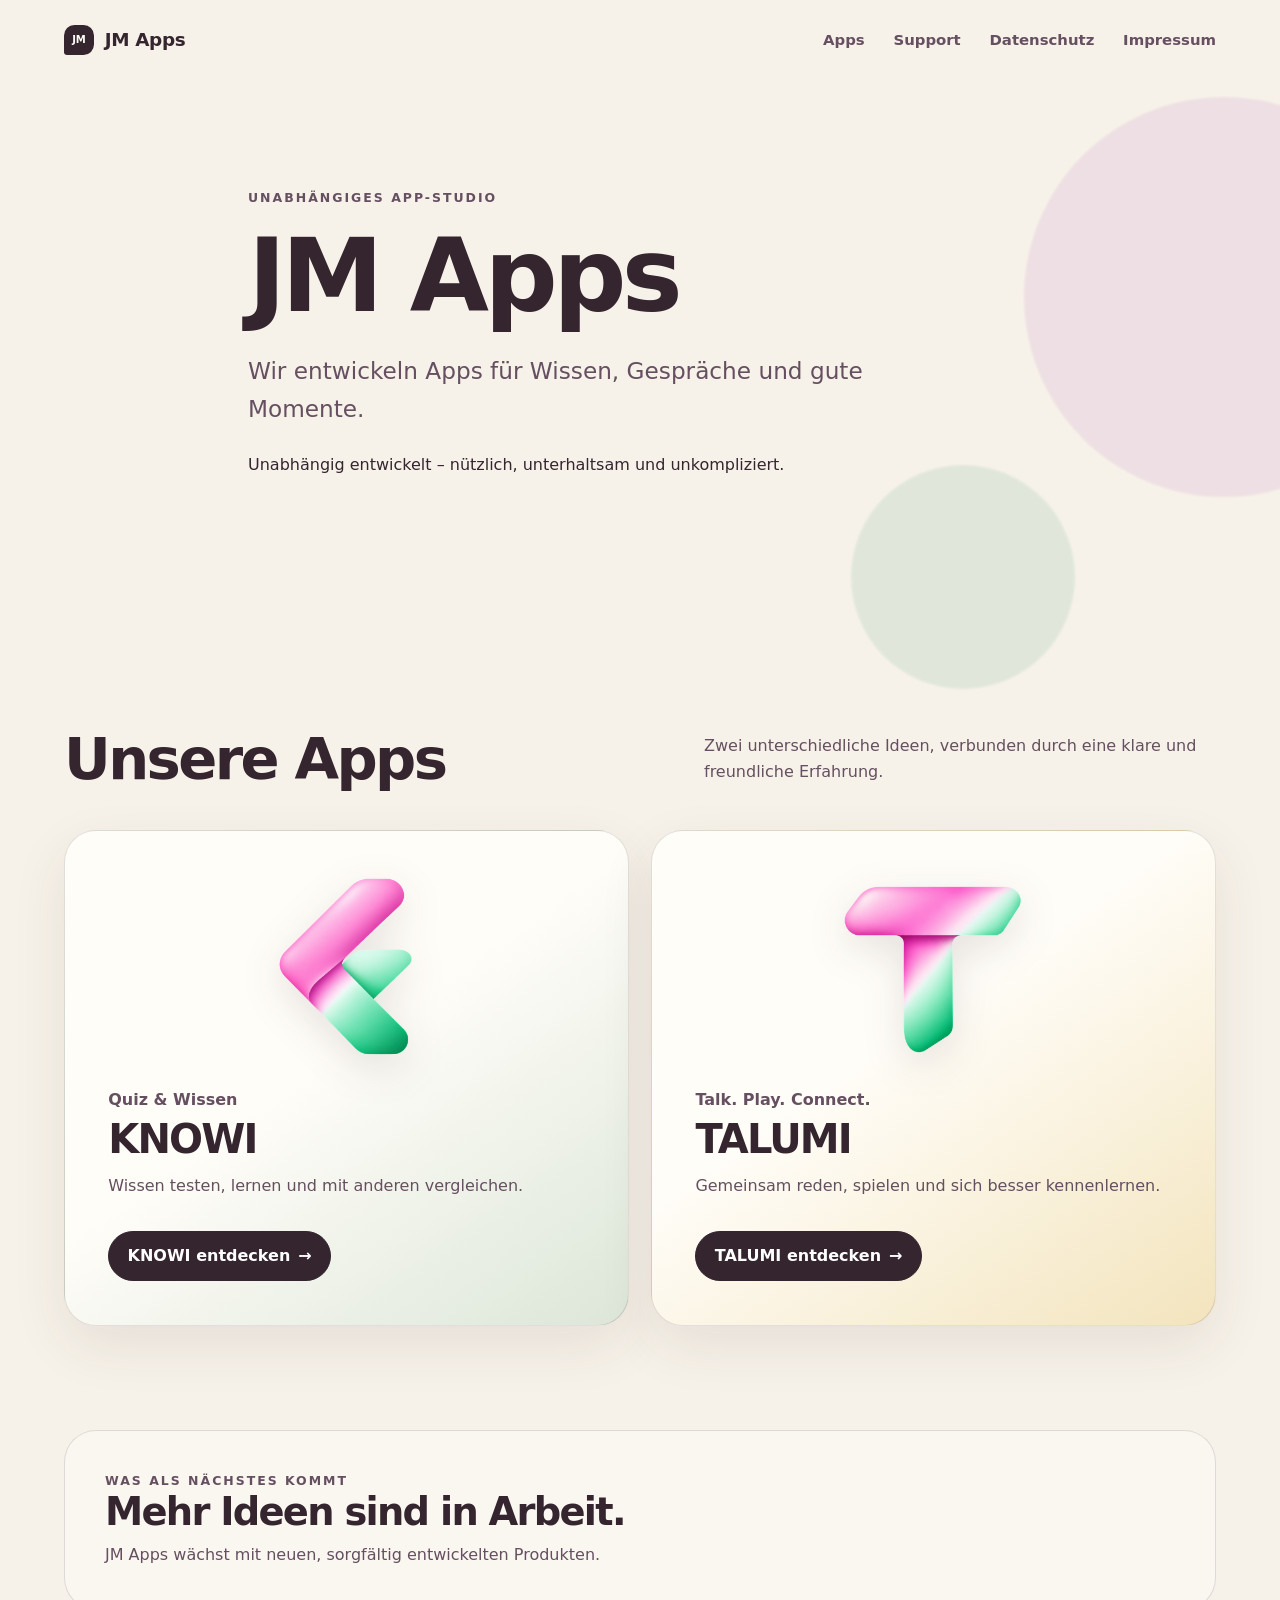
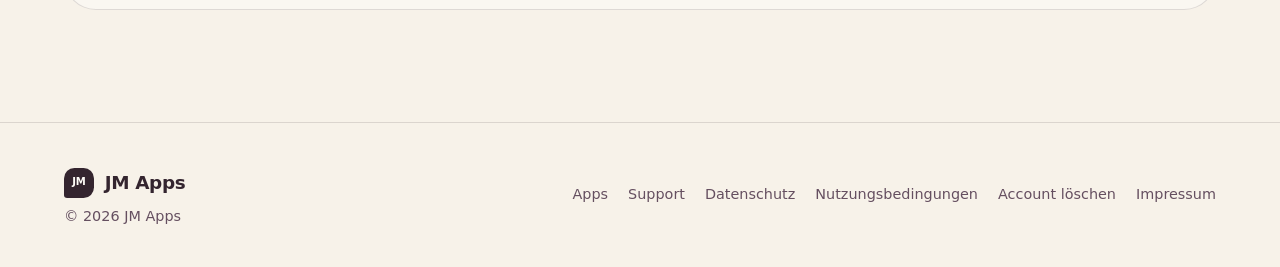
<file: index.html>
<!doctype html>
<html lang="de">
<head>
  <meta charset="utf-8">
  <meta name="viewport" content="width=device-width, initial-scale=1">
  <title>JM Apps – Apps für Wissen und gemeinsame Momente</title>
  <meta name="description" content="JM Apps entwickelt unabhängige Apps für Wissen, Gespräche und gute Momente. Entdecke KNOWI und TALUMI.">
  <link rel="canonical" href="https://jm-apps.de/">
  <meta property="og:title" content="JM Apps – Apps für Wissen und gemeinsame Momente">
  <meta property="og:description" content="Unabhängige Apps, die nützlich, unterhaltsam und unkompliziert sind.">
  <meta property="og:type" content="website"><meta property="og:url" content="https://jm-apps.de/">
  <meta property="og:image" content="https://jm-apps.de/assets/images/og-jm-apps.png">
  <meta property="og:image:alt" content="JM Apps – Apps für Wissen, Gespräche und gute Momente.">
  <meta name="twitter:card" content="summary_large_image">
  <meta name="twitter:image" content="https://jm-apps.de/assets/images/og-jm-apps.png">
  <link rel="icon" href="assets/images/favicon.svg" type="image/svg+xml">
  <link rel="stylesheet" href="assets/css/styles.css">
  <script src="assets/js/main.js" defer></script>

<meta property="og:site_name" content="JM Apps">
<meta property="og:locale" content="de_DE">
<meta property="og:image:type" content="image/png">
<meta property="og:image:width" content="1731">
<meta property="og:image:height" content="909">
<meta name="twitter:title" content="JM Apps – Apps für Wissen und gemeinsame Momente">
<meta name="twitter:description" content="Unabhängige Apps, die nützlich, unterhaltsam und unkompliziert sind.">
<meta name="twitter:image:alt" content="JM Apps – Apps für Wissen, Gespräche und gute Momente.">
</head>
<body>
  <a class="skip-link" href="#main">Zum Inhalt</a>
  <header class="site-header"><nav class="nav shell" aria-label="Hauptnavigation"><a class="brand" href="./"><span class="brand-mark" aria-hidden="true">JM</span>JM Apps</a><button class="menu-button" type="button" aria-expanded="false" aria-controls="nav-links">Menü</button><ul class="nav-links" id="nav-links"><li><a href="#apps">Apps</a></li><li><a href="support/">Support</a></li><li><a href="privacy/">Datenschutz</a></li><li><a href="imprint/">Impressum</a></li></ul></nav></header>
  <main id="main">
    <section class="hero"><div class="shell hero-copy"><p class="eyebrow">Unabhängiges App-Studio</p><h1>JM Apps</h1><p class="lead">Wir entwickeln Apps für Wissen, Gespräche und gute Momente.</p><p>Unabhängig entwickelt – nützlich, unterhaltsam und unkompliziert.</p></div></section>
    <section class="section" id="apps"><div class="shell"><div class="section-heading"><h2>Unsere Apps</h2><p>Zwei unterschiedliche Ideen, verbunden durch eine klare und freundliche Erfahrung.</p></div><div class="app-grid">
      <article class="app-card app-card--knowi"><div class="app-art"><img src="assets/images/knowi-mark.png?v=a5b5402f2ee0" width="720" height="720" loading="lazy" decoding="async" alt="KNOWI Bildmarke"></div><p class="kicker">Quiz &amp; Wissen</p><h3>KNOWI</h3><p>Wissen testen, lernen und mit anderen vergleichen.</p><a class="button" href="knowi/">KNOWI entdecken <span aria-hidden="true">→</span></a></article>
      <article class="app-card app-card--talumi"><div class="app-art"><img src="assets/images/talumi-mark.png?v=f4c5553830b9" width="720" height="720" loading="lazy" decoding="async" alt="TALUMI Bildmarke"></div><p class="kicker">Talk. Play. Connect.</p><h3>TALUMI</h3><p>Gemeinsam reden, spielen und sich besser kennenlernen.</p><a class="button" href="talumi/">TALUMI entdecken <span aria-hidden="true">→</span></a></article>
    </div></div></section>
    <section class="future"><div class="shell"><div class="future-card"><p class="eyebrow">Was als Nächstes kommt</p><h2>Mehr Ideen sind in Arbeit.</h2><p>JM Apps wächst mit neuen, sorgfältig entwickelten Produkten.</p></div></div></section>
  </main>
  <footer class="site-footer"><div class="footer-inner shell"><div><a class="brand" href="./"><span class="brand-mark" aria-hidden="true">JM</span>JM Apps</a><div class="footer-meta">© <span data-current-year>2026</span> JM Apps</div></div><ul class="footer-links"><li><a href="#apps">Apps</a></li><li><a href="support/">Support</a></li><li><a href="privacy/">Datenschutz</a></li><li><a href="terms/">Nutzungsbedingungen</a></li><li><a href="account-deletion/">Account löschen</a></li><li><a href="imprint/">Impressum</a></li></ul></div></footer>
</body>
</html>
</file>
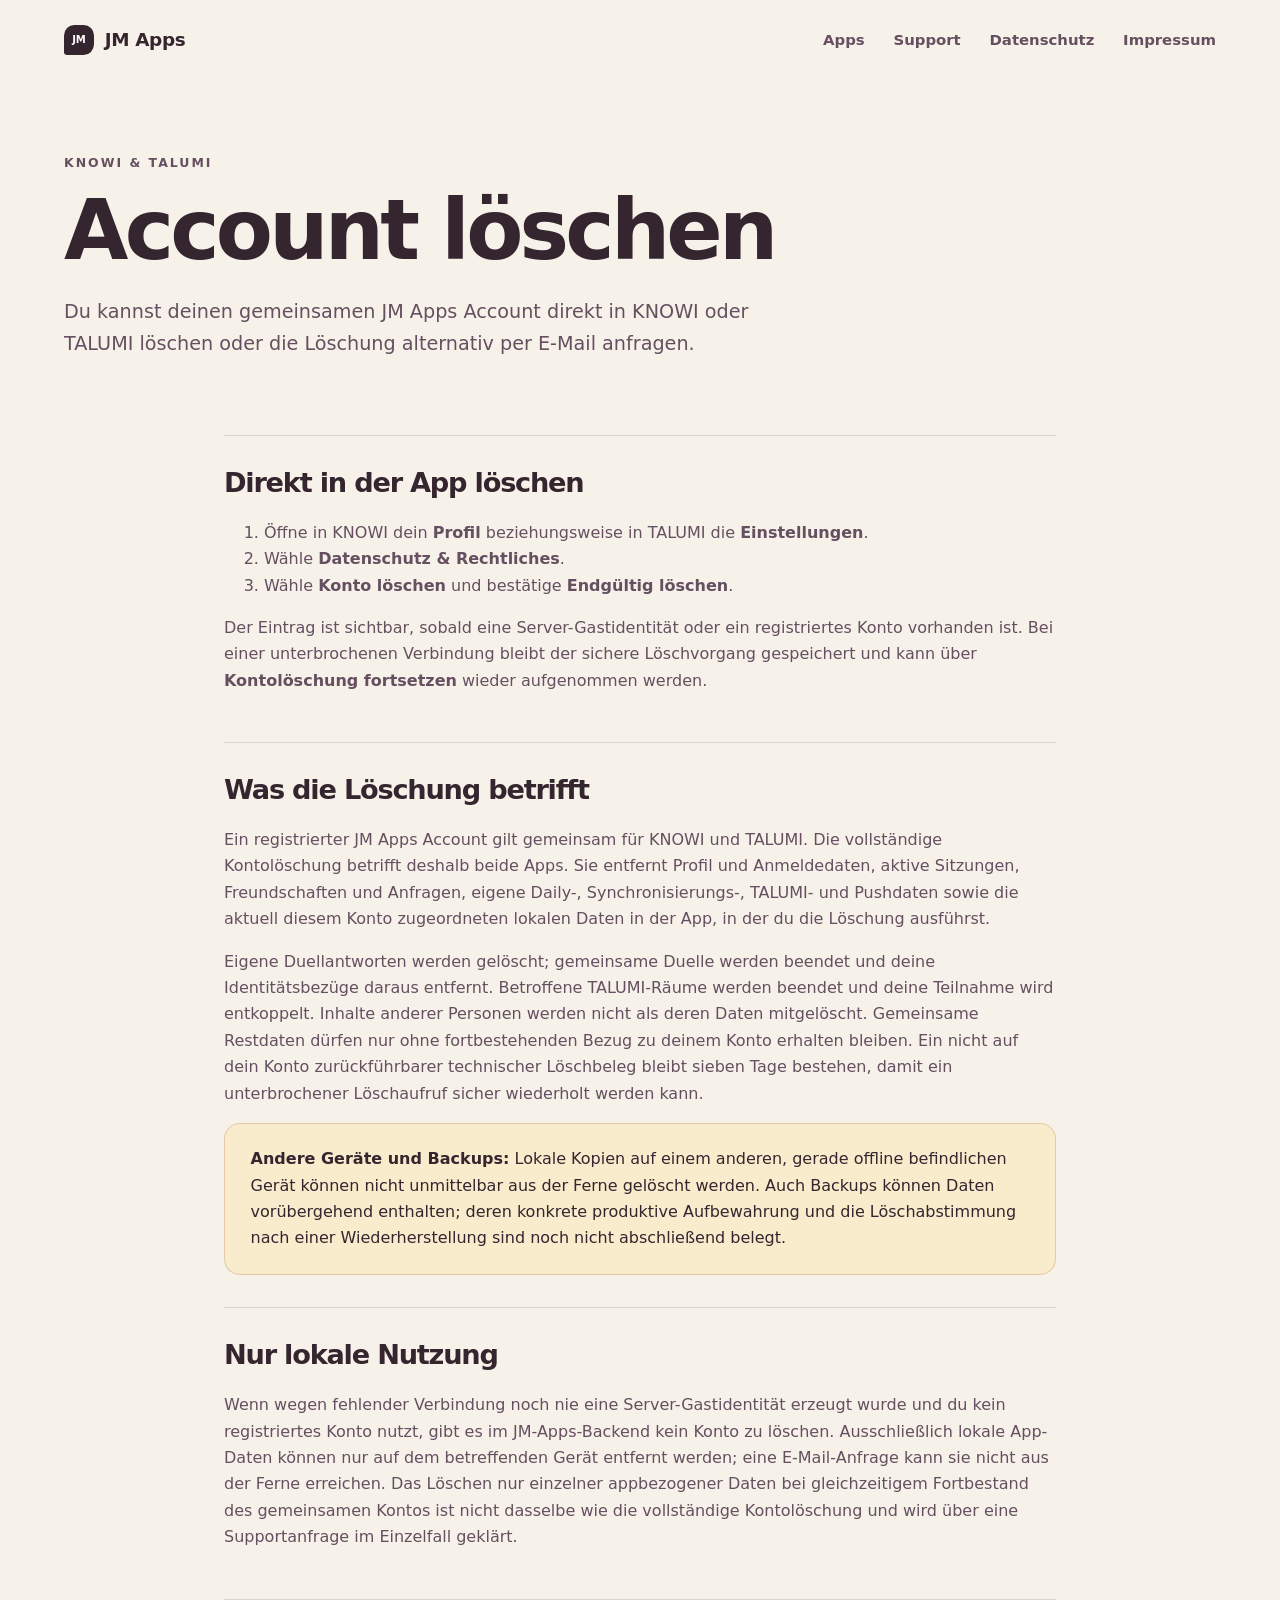
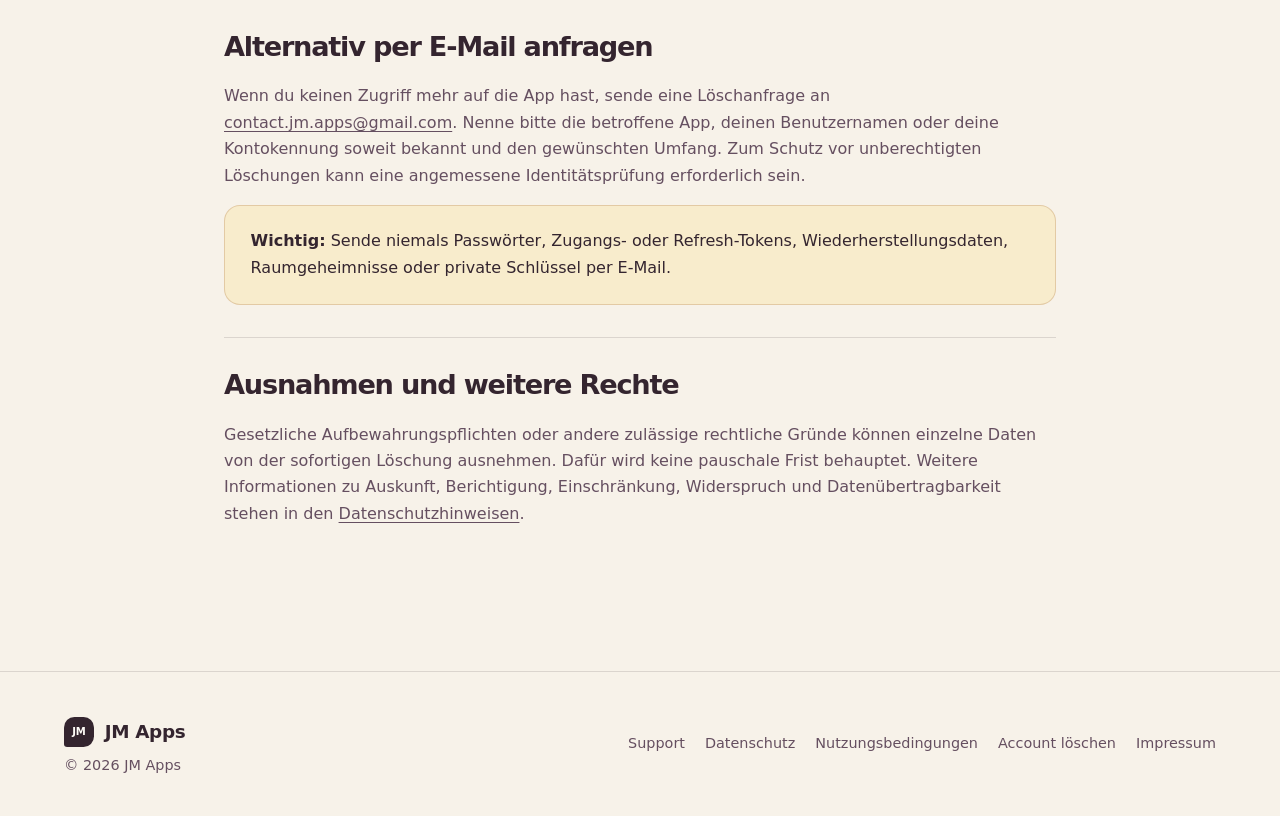
<file: account-deletion/index.html>
<!doctype html><html lang="de"><head><meta charset="utf-8"><meta name="viewport" content="width=device-width, initial-scale=1"><title>Account löschen – JM Apps</title><meta name="description" content="KNOWI- oder TALUMI-Account und zugehörige Daten löschen."><link rel="canonical" href="https://jm-apps.de/account-deletion/"><meta property="og:title" content="Account löschen – JM Apps"><meta property="og:description" content="So löschst du deinen KNOWI- oder TALUMI-Account und zugehörige Daten."><meta property="og:type" content="website"><meta property="og:url" content="https://jm-apps.de/account-deletion/"><meta property="og:image" content="https://jm-apps.de/assets/images/og-jm-apps.png"><meta property="og:image:alt" content="JM Apps – Apps für Wissen, Gespräche und gute Momente."><meta name="twitter:card" content="summary_large_image"><meta name="twitter:image" content="https://jm-apps.de/assets/images/og-jm-apps.png"><link rel="icon" href="../assets/images/favicon.svg" type="image/svg+xml"><link rel="stylesheet" href="../assets/css/styles.css"><script src="../assets/js/main.js" defer></script></head><body>
<a class="skip-link" href="#main">Zum Inhalt</a><header class="site-header"><nav class="nav shell" aria-label="Hauptnavigation"><a class="brand" href="../"><span class="brand-mark" aria-hidden="true">JM</span>JM Apps</a><button class="menu-button" type="button" aria-expanded="false" aria-controls="nav-links">Menü</button><ul class="nav-links" id="nav-links"><li><a href="../#apps">Apps</a></li><li><a href="../support/">Support</a></li><li><a href="../privacy/">Datenschutz</a></li><li><a href="../imprint/">Impressum</a></li></ul></nav></header>
<main id="main"><section class="page-hero"><div class="shell"><p class="eyebrow">KNOWI &amp; TALUMI</p><h1>Account löschen</h1><p class="lead">Du kannst deinen gemeinsamen JM Apps Account direkt in KNOWI oder TALUMI löschen oder die Löschung alternativ per E-Mail anfragen.</p></div></section><div class="shell legal-content">
<section><h2>Direkt in der App löschen</h2><ol><li>Öffne in KNOWI dein <strong>Profil</strong> beziehungsweise in TALUMI die <strong>Einstellungen</strong>.</li><li>Wähle <strong>Datenschutz &amp; Rechtliches</strong>.</li><li>Wähle <strong>Konto löschen</strong> und bestätige <strong>Endgültig löschen</strong>.</li></ol><p>Der Eintrag ist sichtbar, sobald eine Server-Gastidentität oder ein registriertes Konto vorhanden ist. Bei einer unterbrochenen Verbindung bleibt der sichere Löschvorgang gespeichert und kann über <strong>Kontolöschung fortsetzen</strong> wieder aufgenommen werden.</p></section>
<section><h2>Was die Löschung betrifft</h2><p>Ein registrierter JM Apps Account gilt gemeinsam für KNOWI und TALUMI. Die vollständige Kontolöschung betrifft deshalb beide Apps. Sie entfernt Profil und Anmeldedaten, aktive Sitzungen, Freundschaften und Anfragen, eigene Daily-, Synchronisierungs-, TALUMI- und Pushdaten sowie die aktuell diesem Konto zugeordneten lokalen Daten in der App, in der du die Löschung ausführst.</p><p>Eigene Duellantworten werden gelöscht; gemeinsame Duelle werden beendet und deine Identitätsbezüge daraus entfernt. Betroffene TALUMI-Räume werden beendet und deine Teilnahme wird entkoppelt. Inhalte anderer Personen werden nicht als deren Daten mitgelöscht. Gemeinsame Restdaten dürfen nur ohne fortbestehenden Bezug zu deinem Konto erhalten bleiben. Ein nicht auf dein Konto zurückführbarer technischer Löschbeleg bleibt sieben Tage bestehen, damit ein unterbrochener Löschaufruf sicher wiederholt werden kann.</p><div class="notice"><strong>Andere Geräte und Backups:</strong> Lokale Kopien auf einem anderen, gerade offline befindlichen Gerät können nicht unmittelbar aus der Ferne gelöscht werden. Auch Backups können Daten vorübergehend enthalten; deren konkrete produktive Aufbewahrung und die Löschabstimmung nach einer Wiederherstellung sind noch nicht abschließend belegt.</div></section>
<section><h2>Nur lokale Nutzung</h2><p>Wenn wegen fehlender Verbindung noch nie eine Server-Gastidentität erzeugt wurde und du kein registriertes Konto nutzt, gibt es im JM-Apps-Backend kein Konto zu löschen. Ausschließlich lokale App-Daten können nur auf dem betreffenden Gerät entfernt werden; eine E-Mail-Anfrage kann sie nicht aus der Ferne erreichen. Das Löschen nur einzelner appbezogener Daten bei gleichzeitigem Fortbestand des gemeinsamen Kontos ist nicht dasselbe wie die vollständige Kontolöschung und wird über eine Supportanfrage im Einzelfall geklärt.</p></section>
<section><h2>Alternativ per E-Mail anfragen</h2><p>Wenn du keinen Zugriff mehr auf die App hast, sende eine Löschanfrage an <a href="mailto:contact.jm.apps@gmail.com?subject=Account-L%C3%B6schung%20KNOWI%20oder%20TALUMI">contact.jm.apps@gmail.com</a>. Nenne bitte die betroffene App, deinen Benutzernamen oder deine Kontokennung soweit bekannt und den gewünschten Umfang. Zum Schutz vor unberechtigten Löschungen kann eine angemessene Identitätsprüfung erforderlich sein.</p><div class="notice"><strong>Wichtig:</strong> Sende niemals Passwörter, Zugangs- oder Refresh-Tokens, Wiederherstellungsdaten, Raumgeheimnisse oder private Schlüssel per E-Mail.</div></section>
<section><h2>Ausnahmen und weitere Rechte</h2><p>Gesetzliche Aufbewahrungspflichten oder andere zulässige rechtliche Gründe können einzelne Daten von der sofortigen Löschung ausnehmen. Dafür wird keine pauschale Frist behauptet. Weitere Informationen zu Auskunft, Berichtigung, Einschränkung, Widerspruch und Datenübertragbarkeit stehen in den <a href="../privacy/">Datenschutzhinweisen</a>.</p></section>
</div></main><footer class="site-footer"><div class="footer-inner shell"><div><a class="brand" href="../"><span class="brand-mark" aria-hidden="true">JM</span>JM Apps</a><div class="footer-meta">© <span data-current-year>2026</span> JM Apps</div></div><ul class="footer-links"><li><a href="../support/">Support</a></li><li><a href="../privacy/">Datenschutz</a></li><li><a href="../terms/">Nutzungsbedingungen</a></li><li><a href="./">Account löschen</a></li><li><a href="../imprint/">Impressum</a></li></ul></div></footer></body></html>
</file>
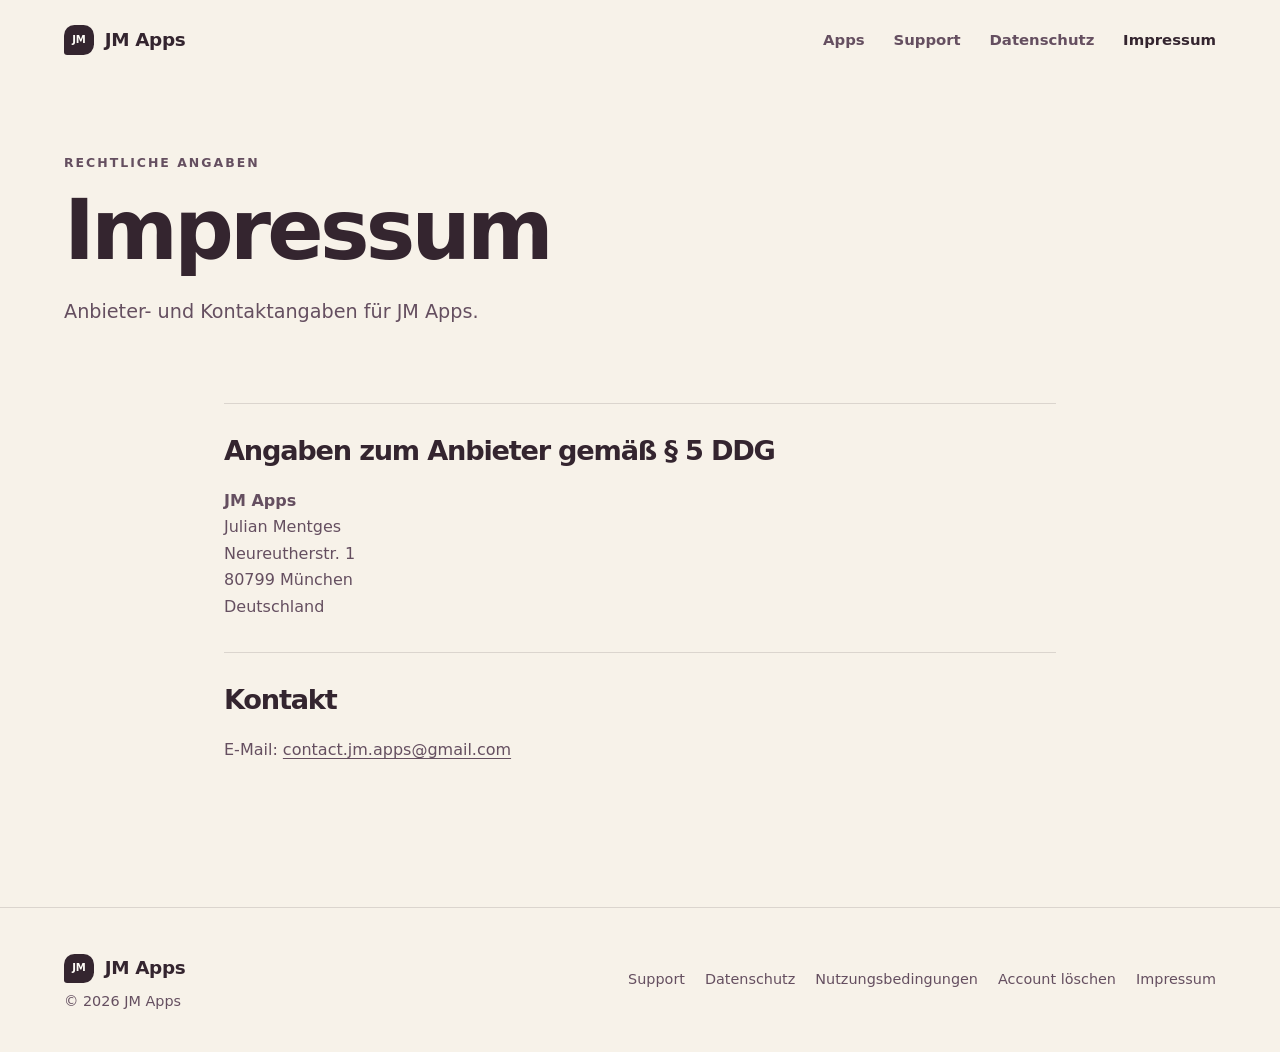
<file: imprint/index.html>
<!doctype html><html lang="de"><head><meta charset="utf-8"><meta name="viewport" content="width=device-width, initial-scale=1"><title>Impressum – JM Apps</title><meta name="description" content="Impressum und Anbieterangaben von JM Apps."><link rel="canonical" href="https://jm-apps.de/imprint/"><meta property="og:title" content="Impressum – JM Apps"><meta property="og:description" content="Anbieter- und Kontaktangaben von JM Apps."><meta property="og:type" content="website"><meta property="og:url" content="https://jm-apps.de/imprint/"><meta property="og:image" content="https://jm-apps.de/assets/images/og-jm-apps.png"><meta property="og:image:alt" content="JM Apps – Apps für Wissen, Gespräche und gute Momente."><meta name="twitter:card" content="summary_large_image"><meta name="twitter:image" content="https://jm-apps.de/assets/images/og-jm-apps.png"><link rel="icon" href="../assets/images/favicon.svg" type="image/svg+xml"><link rel="stylesheet" href="../assets/css/styles.css"><script src="../assets/js/main.js" defer></script></head><body>
<a class="skip-link" href="#main">Zum Inhalt</a><header class="site-header"><nav class="nav shell" aria-label="Hauptnavigation"><a class="brand" href="../"><span class="brand-mark" aria-hidden="true">JM</span>JM Apps</a><button class="menu-button" type="button" aria-expanded="false" aria-controls="nav-links">Menü</button><ul class="nav-links" id="nav-links"><li><a href="../#apps">Apps</a></li><li><a href="../support/">Support</a></li><li><a href="../privacy/">Datenschutz</a></li><li><a href="./" aria-current="page">Impressum</a></li></ul></nav></header>
<main id="main"><section class="page-hero"><div class="shell"><p class="eyebrow">Rechtliche Angaben</p><h1>Impressum</h1><p class="lead">Anbieter- und Kontaktangaben für JM Apps.</p></div></section><div class="shell legal-content"><section><h2>Angaben zum Anbieter gemäß § 5 DDG</h2><address class="contact-details"><strong>JM Apps</strong><br>Julian Mentges<br>Neureutherstr. 1<br>80799 München<br>Deutschland</address></section><section><h2>Kontakt</h2><p>E-Mail: <a href="mailto:contact.jm.apps@gmail.com">contact.jm.apps@gmail.com</a></p></section></div></main>
<footer class="site-footer"><div class="footer-inner shell"><div><a class="brand" href="../"><span class="brand-mark" aria-hidden="true">JM</span>JM Apps</a><div class="footer-meta">© <span data-current-year>2026</span> JM Apps</div></div><ul class="footer-links"><li><a href="../support/">Support</a></li><li><a href="../privacy/">Datenschutz</a></li><li><a href="../terms/">Nutzungsbedingungen</a></li><li><a href="../account-deletion/">Account löschen</a></li><li><a href="./">Impressum</a></li></ul></div></footer></body></html>
</file>
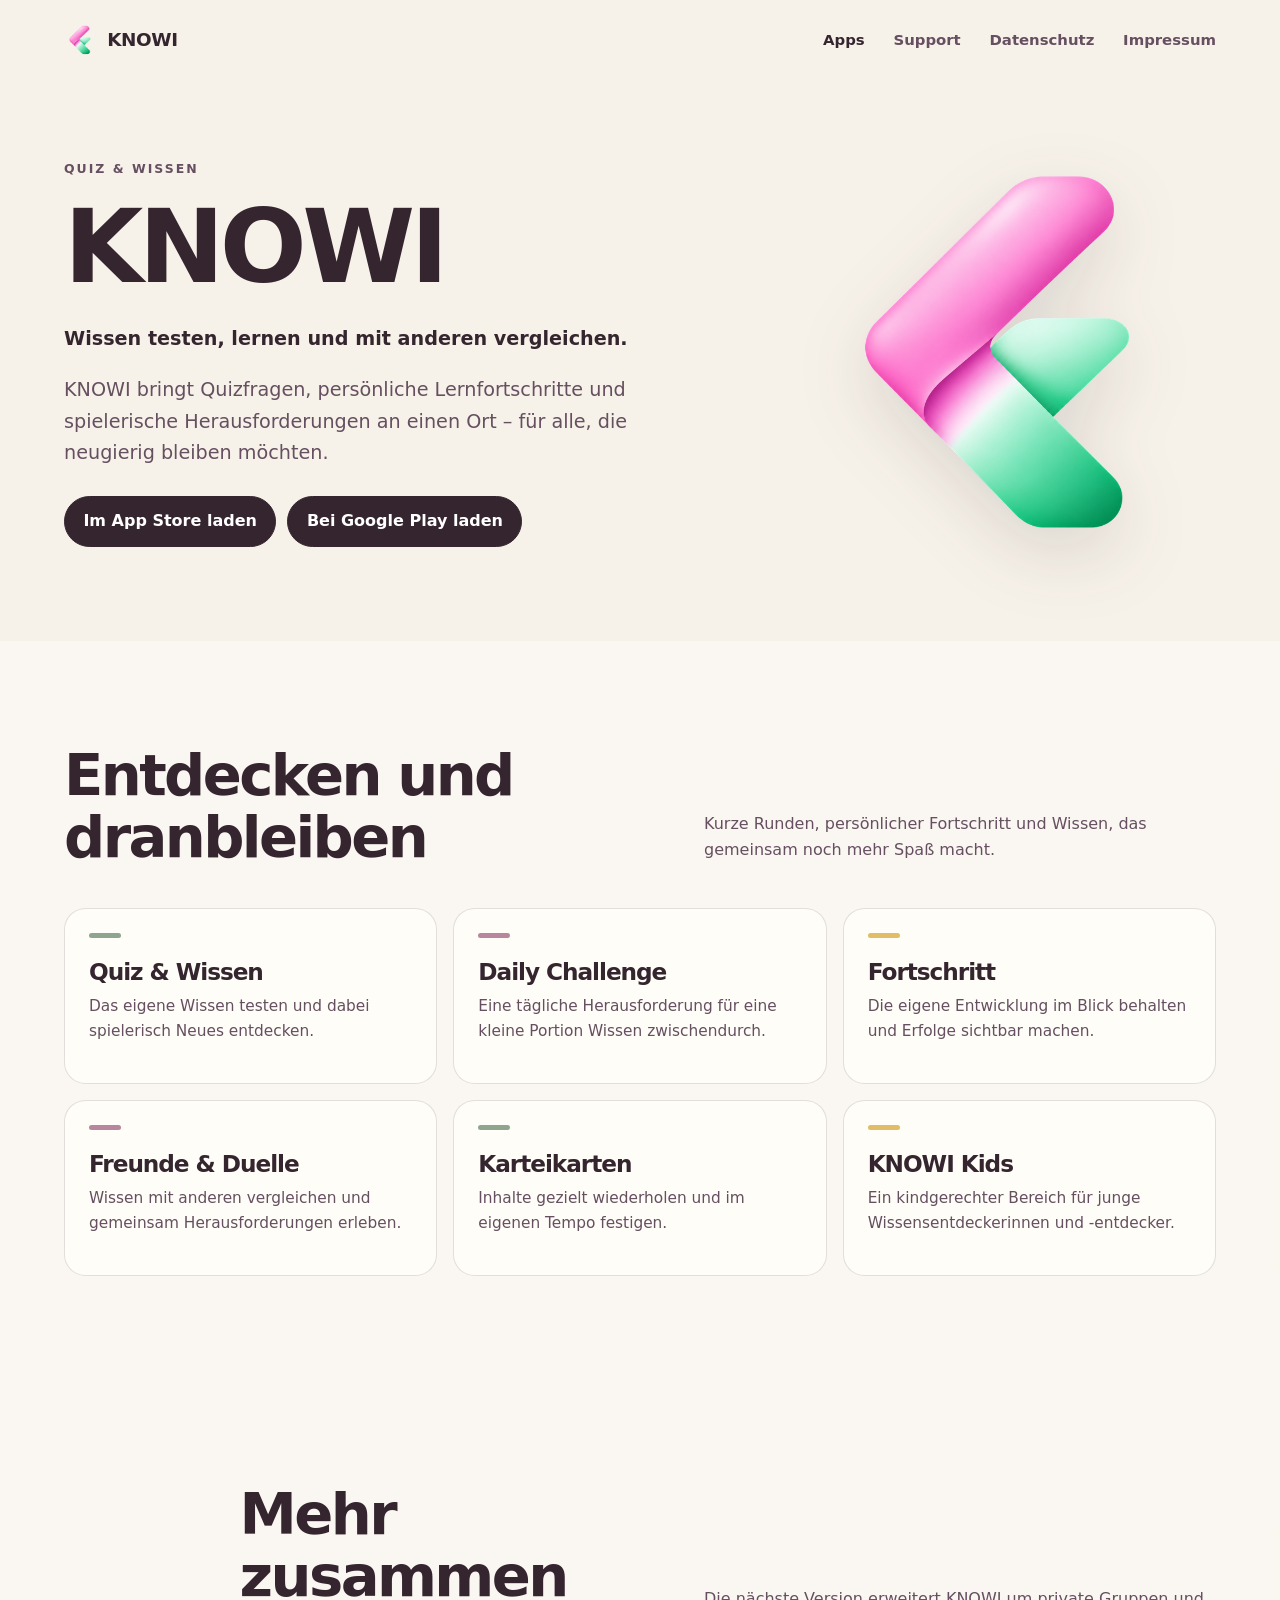
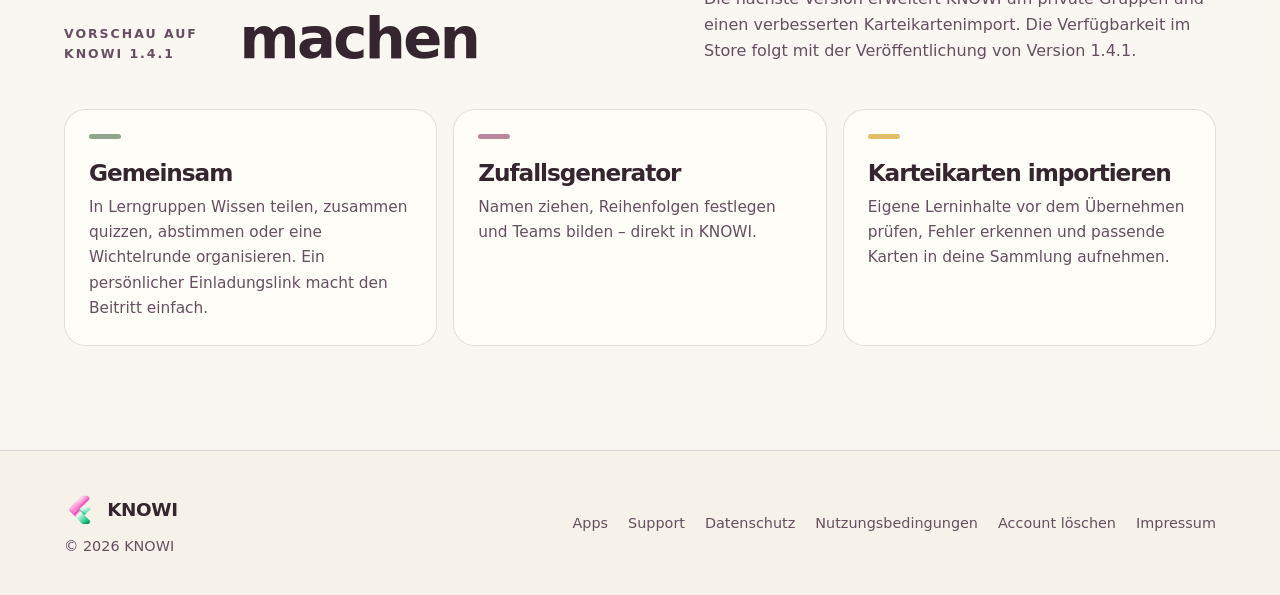
<file: knowi/index.html>
<!doctype html><html lang="de"><head><meta charset="utf-8"><meta name="viewport" content="width=device-width, initial-scale=1"><title>KNOWI – Wissen testen, lernen und vergleichen</title><meta name="description" content="KNOWI verbindet Quiz, Lernen, Fortschritt und gemeinsames Wissen in einer App."><link rel="canonical" href="https://jm-apps.de/knowi/"><meta property="og:title" content="KNOWI – Wissen testen, lernen und vergleichen"><meta property="og:description" content="Teste dein Wissen, lerne dazu und vergleiche dich mit anderen."><meta property="og:type" content="website"><meta property="og:url" content="https://jm-apps.de/knowi/"><meta property="og:image" content="https://jm-apps.de/assets/images/knowi-mark.png?v=a5b5402f2ee0"><meta property="og:image:alt" content="KNOWI – Quiz und Wissen."><meta name="twitter:card" content="summary"><meta name="twitter:image" content="https://jm-apps.de/assets/images/knowi-mark.png?v=a5b5402f2ee0"><link rel="icon" href="../assets/images/knowi-mark.png?v=a5b5402f2ee0" type="image/png"><link rel="stylesheet" href="../assets/css/styles.css"><script src="../assets/js/main.js" defer></script>
<meta property="og:site_name" content="KNOWI">
<meta property="og:locale" content="de_DE">
<meta property="og:image:type" content="image/png">
<meta property="og:image:width" content="720">
<meta property="og:image:height" content="720">
<meta name="twitter:title" content="KNOWI – Wissen testen, lernen und vergleichen">
<meta name="twitter:description" content="Teste dein Wissen, lerne dazu und vergleiche dich mit anderen.">
<meta name="twitter:image:alt" content="KNOWI – Quiz und Wissen.">

<link rel="apple-touch-icon" href="/assets/images/knowi-touch.png?v=7485c50d25c1"></head><body>
<a class="skip-link" href="#main">Zum Inhalt</a><header class="site-header"><nav class="nav shell" aria-label="Hauptnavigation"><a class="brand" href="./"><img src="../assets/images/knowi-mark.png?v=a5b5402f2ee0" width="32" height="32" alt="">KNOWI</a><button class="menu-button" type="button" aria-expanded="false" aria-controls="nav-links">Menü</button><ul class="nav-links" id="nav-links"><li><a href="../#apps" aria-current="page">Apps</a></li><li><a href="../support/">Support</a></li><li><a href="../privacy/">Datenschutz</a></li><li><a href="../imprint/">Impressum</a></li></ul></nav></header>
<main id="main"><section class="product-hero"><div class="shell product-layout"><div><p class="eyebrow">Quiz &amp; Wissen</p><h1>KNOWI</h1><p class="tagline">Wissen testen, lernen und mit anderen vergleichen.</p><p class="lead">KNOWI bringt Quizfragen, persönliche Lernfortschritte und spielerische Herausforderungen an einen Ort – für alle, die neugierig bleiben möchten.</p><div class="store-row" aria-label="Verfügbarkeit"><a class="button" href="https://apps.apple.com/us/app/knowi-quiz-wissen/id6817281226">Im App Store laden</a><a class="button" href="https://play.google.com/store/apps/details?id=de.jmapps.knowi">Bei Google Play laden</a></div></div><img class="product-mark" src="../assets/images/knowi-mark.png?v=a5b5402f2ee0" width="720" height="720" decoding="async" fetchpriority="high" alt="KNOWI Bildmarke"></div></section>
<section class="section feature-section"><div class="shell"><div class="section-heading"><h2>Entdecken und dranbleiben</h2><p>Kurze Runden, persönlicher Fortschritt und Wissen, das gemeinsam noch mehr Spaß macht.</p></div><div class="feature-grid"><article class="feature-card"><h3>Quiz &amp; Wissen</h3><p>Das eigene Wissen testen und dabei spielerisch Neues entdecken.</p></article><article class="feature-card"><h3>Daily Challenge</h3><p>Eine tägliche Herausforderung für eine kleine Portion Wissen zwischendurch.</p></article><article class="feature-card"><h3>Fortschritt</h3><p>Die eigene Entwicklung im Blick behalten und Erfolge sichtbar machen.</p></article><article class="feature-card"><h3>Freunde &amp; Duelle</h3><p>Wissen mit anderen vergleichen und gemeinsam Herausforderungen erleben.</p></article><article class="feature-card"><h3>Karteikarten</h3><p>Inhalte gezielt wiederholen und im eigenen Tempo festigen.</p></article><article class="feature-card"><h3>KNOWI Kids</h3><p>Ein kindgerechter Bereich für junge Wissensentdeckerinnen und -entdecker.</p></article></div></div></section><section class="section feature-section" aria-labelledby="gemeinsam-title"><div class="shell"><div class="section-heading"><p class="eyebrow">Vorschau auf KNOWI 1.4.1</p><h2 id="gemeinsam-title">Mehr zusammen machen</h2><p>Die nächste Version erweitert KNOWI um private Gruppen und einen verbesserten Karteikartenimport. Die Verfügbarkeit im Store folgt mit der Veröffentlichung von Version 1.4.1.</p></div><div class="feature-grid"><article class="feature-card"><h3>Gemeinsam</h3><p>In Lerngruppen Wissen teilen, zusammen quizzen, abstimmen oder eine Wichtelrunde organisieren. Ein persönlicher Einladungslink macht den Beitritt einfach.</p></article><article class="feature-card"><h3>Zufallsgenerator</h3><p>Namen ziehen, Reihenfolgen festlegen und Teams bilden – direkt in KNOWI.</p></article><article class="feature-card"><h3>Karteikarten importieren</h3><p>Eigene Lerninhalte vor dem Übernehmen prüfen, Fehler erkennen und passende Karten in deine Sammlung aufnehmen.</p></article></div></div></section></main>
<footer class="site-footer"><div class="footer-inner shell"><div><a class="brand" href="./"><img src="../assets/images/knowi-mark.png?v=a5b5402f2ee0" width="32" height="32" alt="">KNOWI</a><div class="footer-meta">© <span data-current-year>2026</span> KNOWI</div></div><ul class="footer-links"><li><a href="../#apps">Apps</a></li><li><a href="../support/">Support</a></li><li><a href="../privacy/">Datenschutz</a></li><li><a href="../terms/">Nutzungsbedingungen</a></li><li><a href="../account-deletion/">Account löschen</a></li><li><a href="../imprint/">Impressum</a></li></ul></div></footer></body></html>
</file>
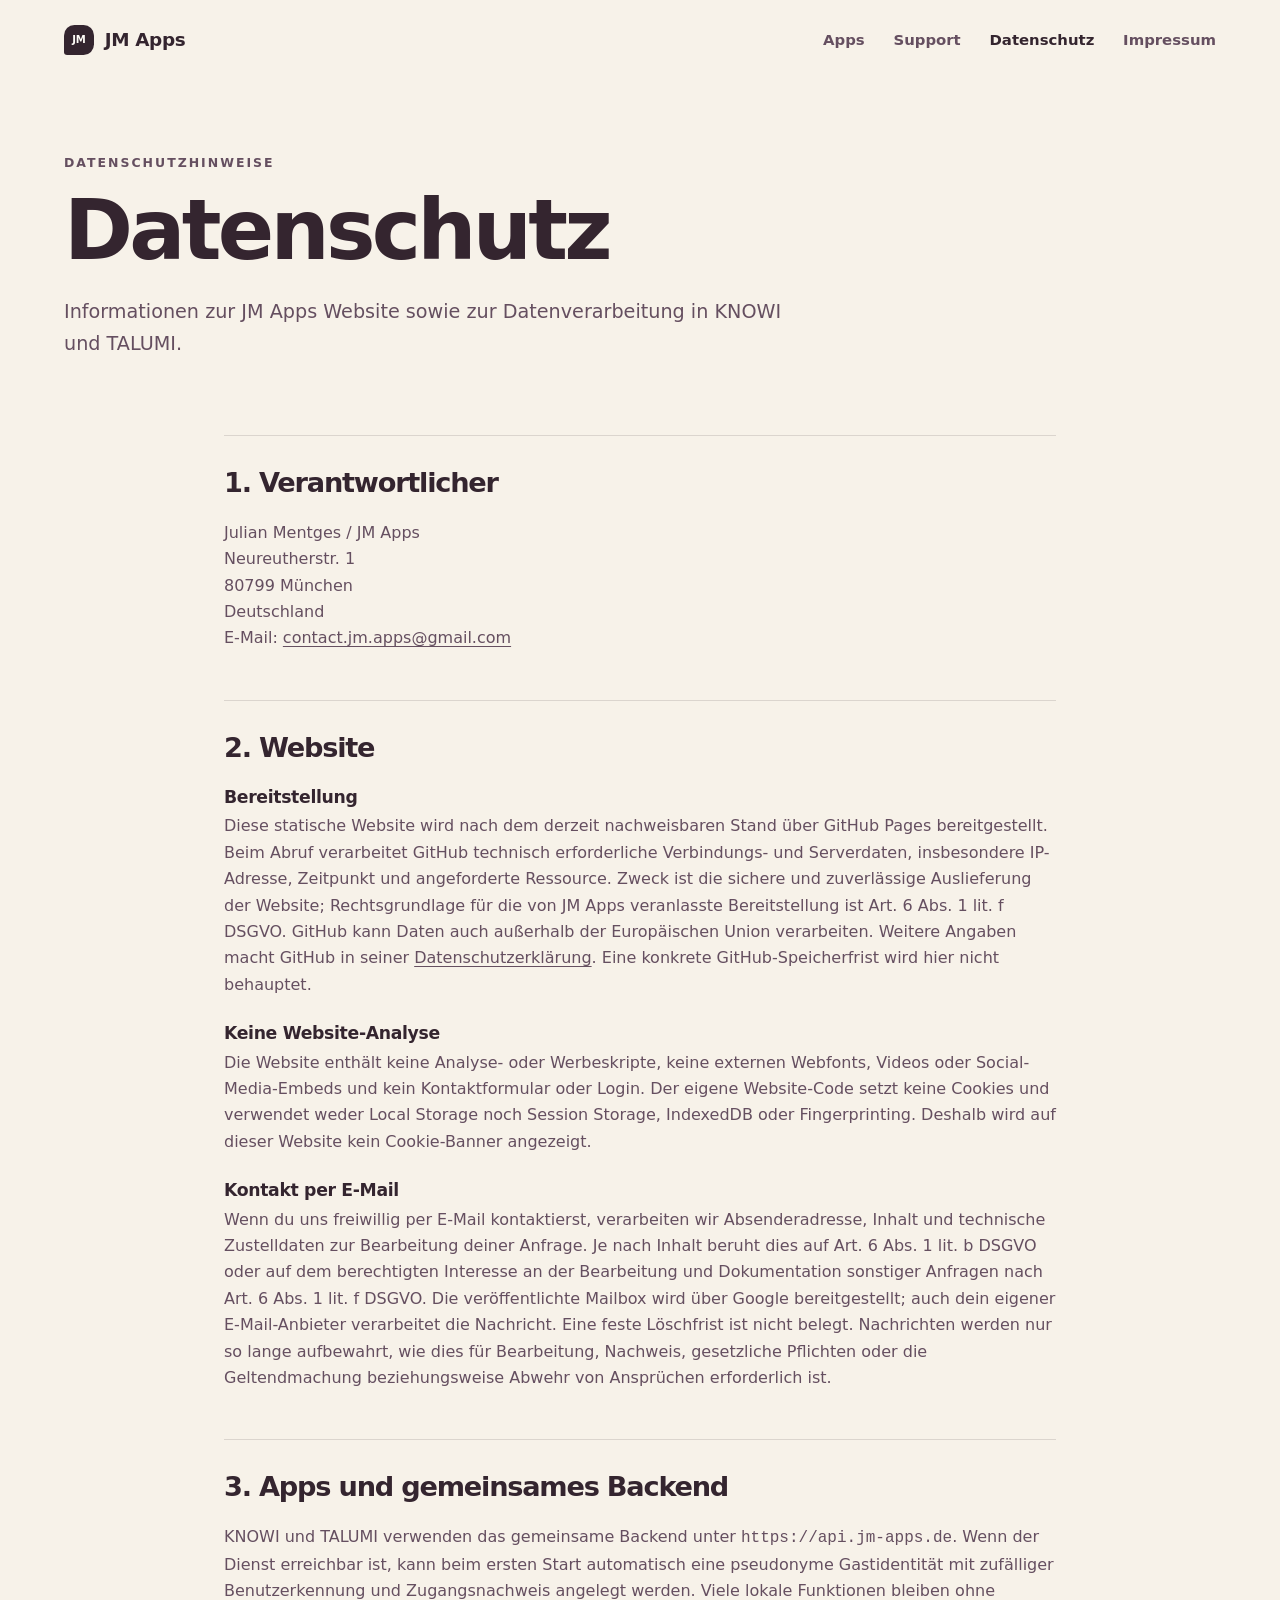
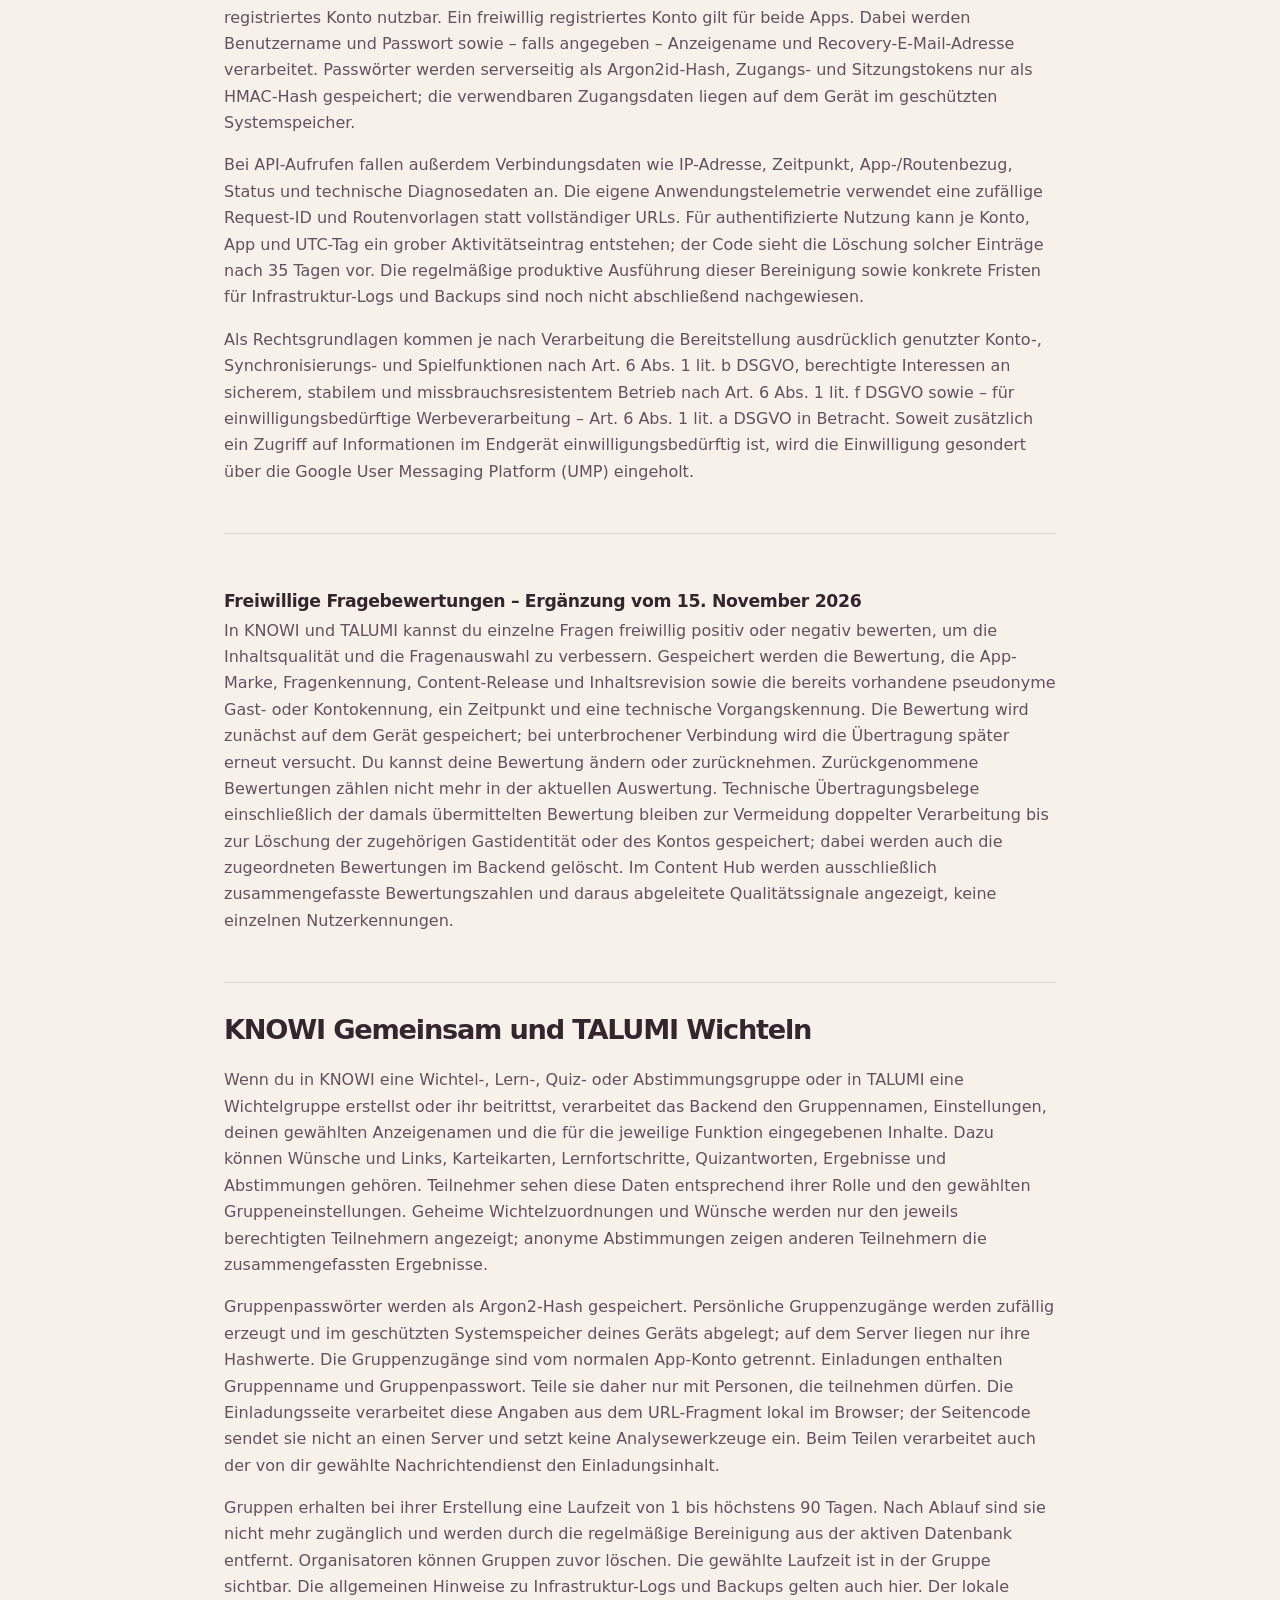
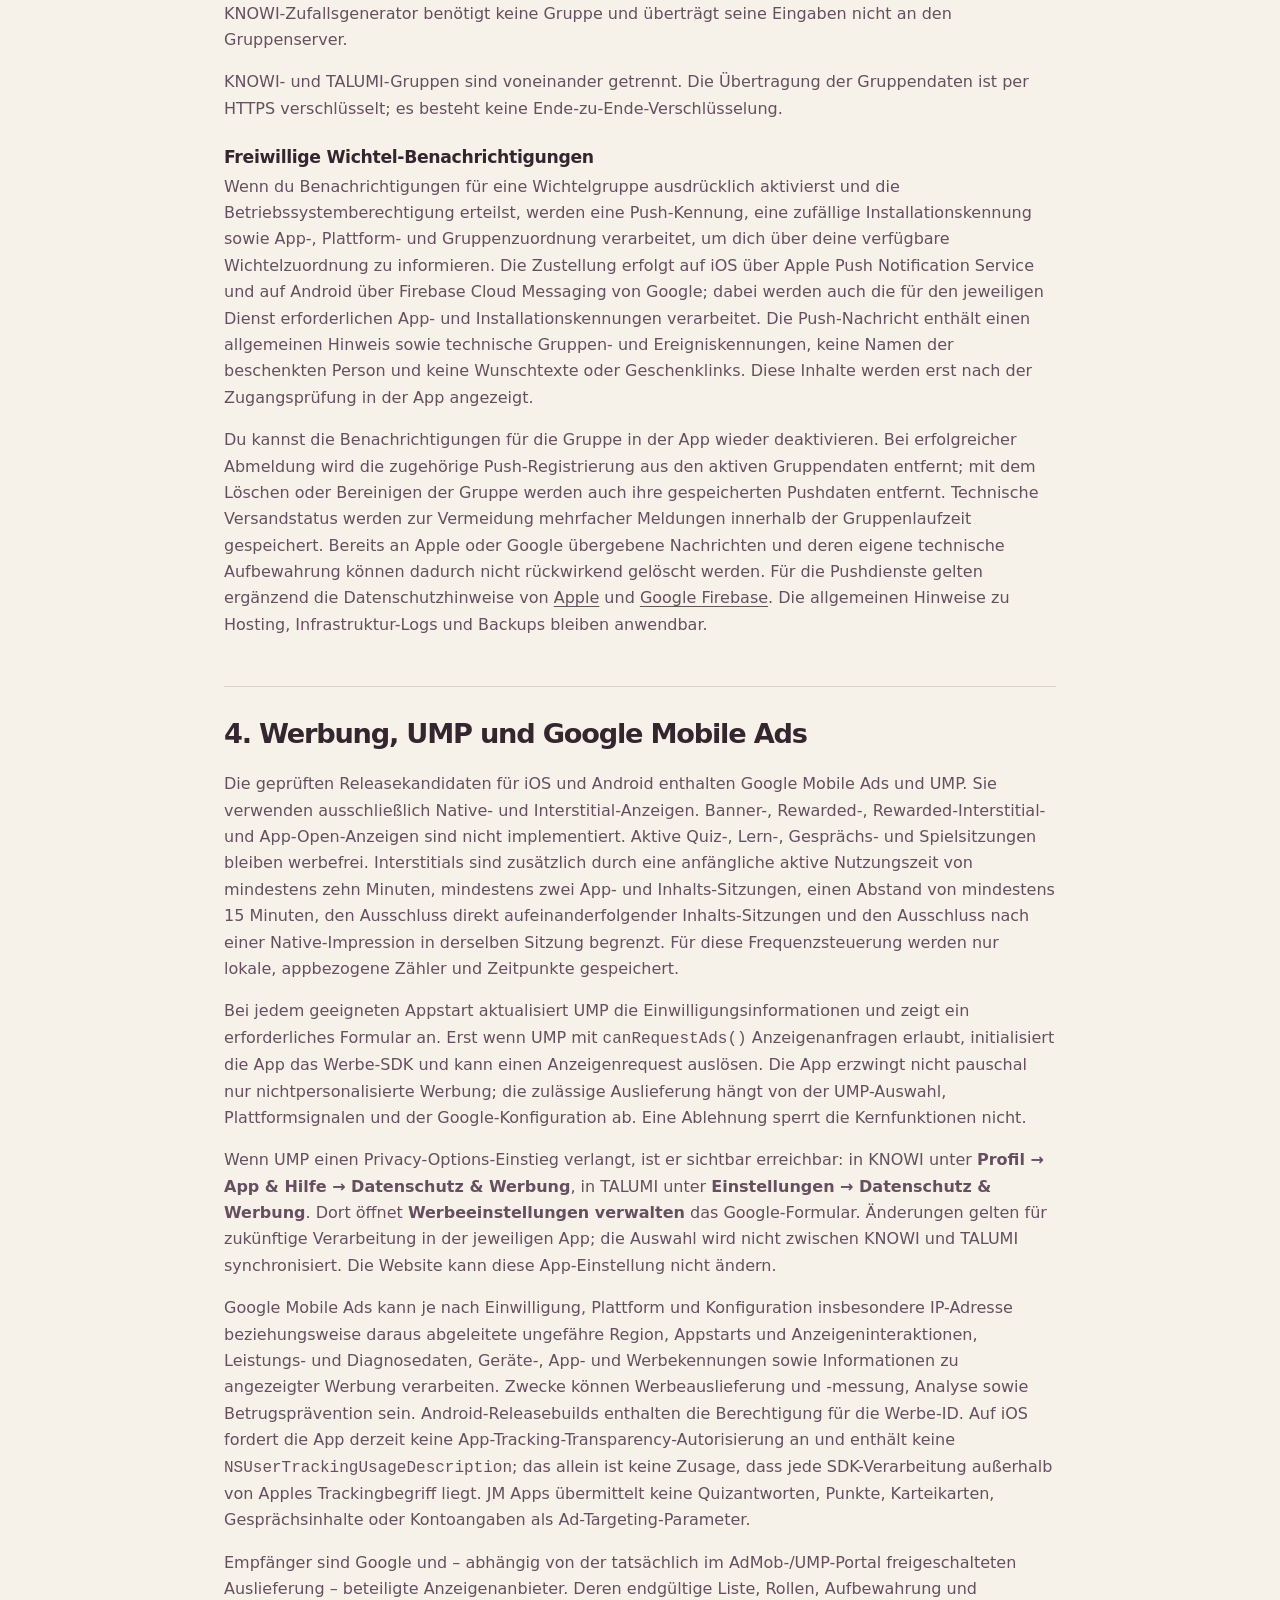
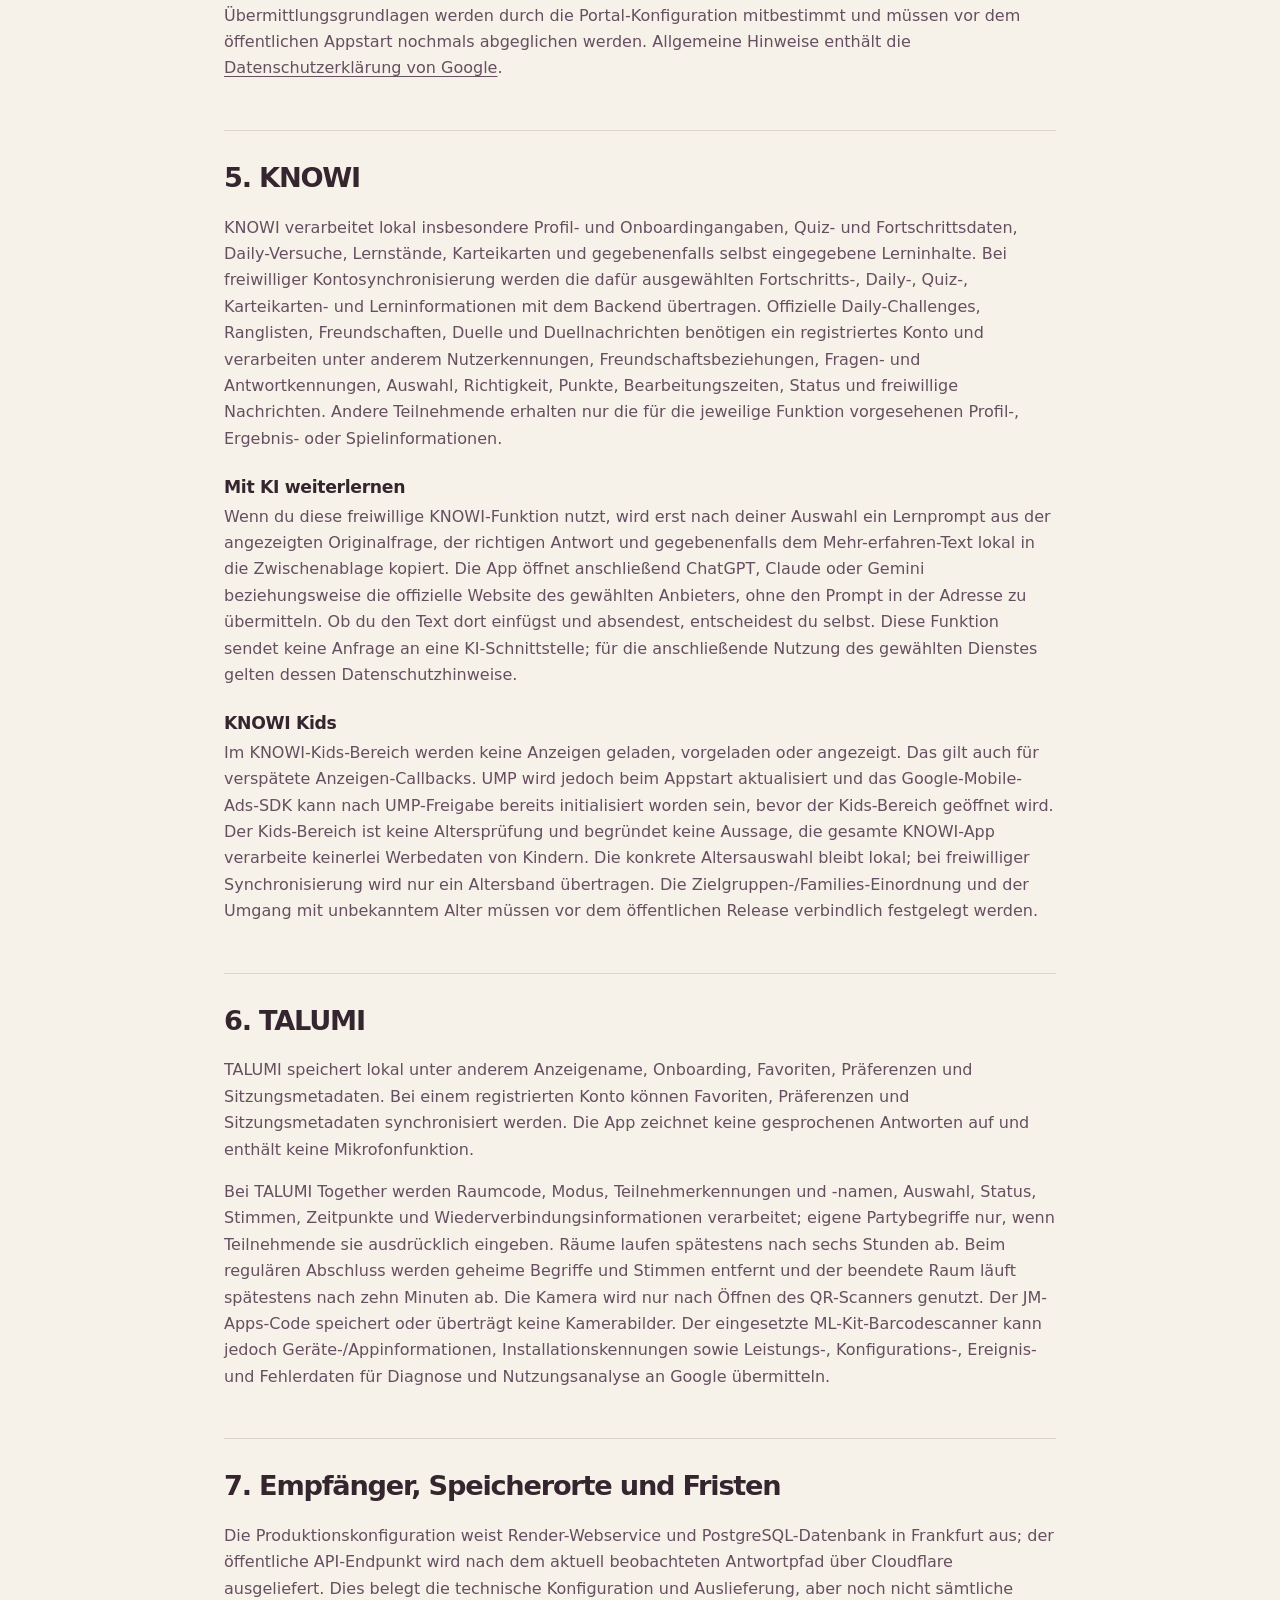
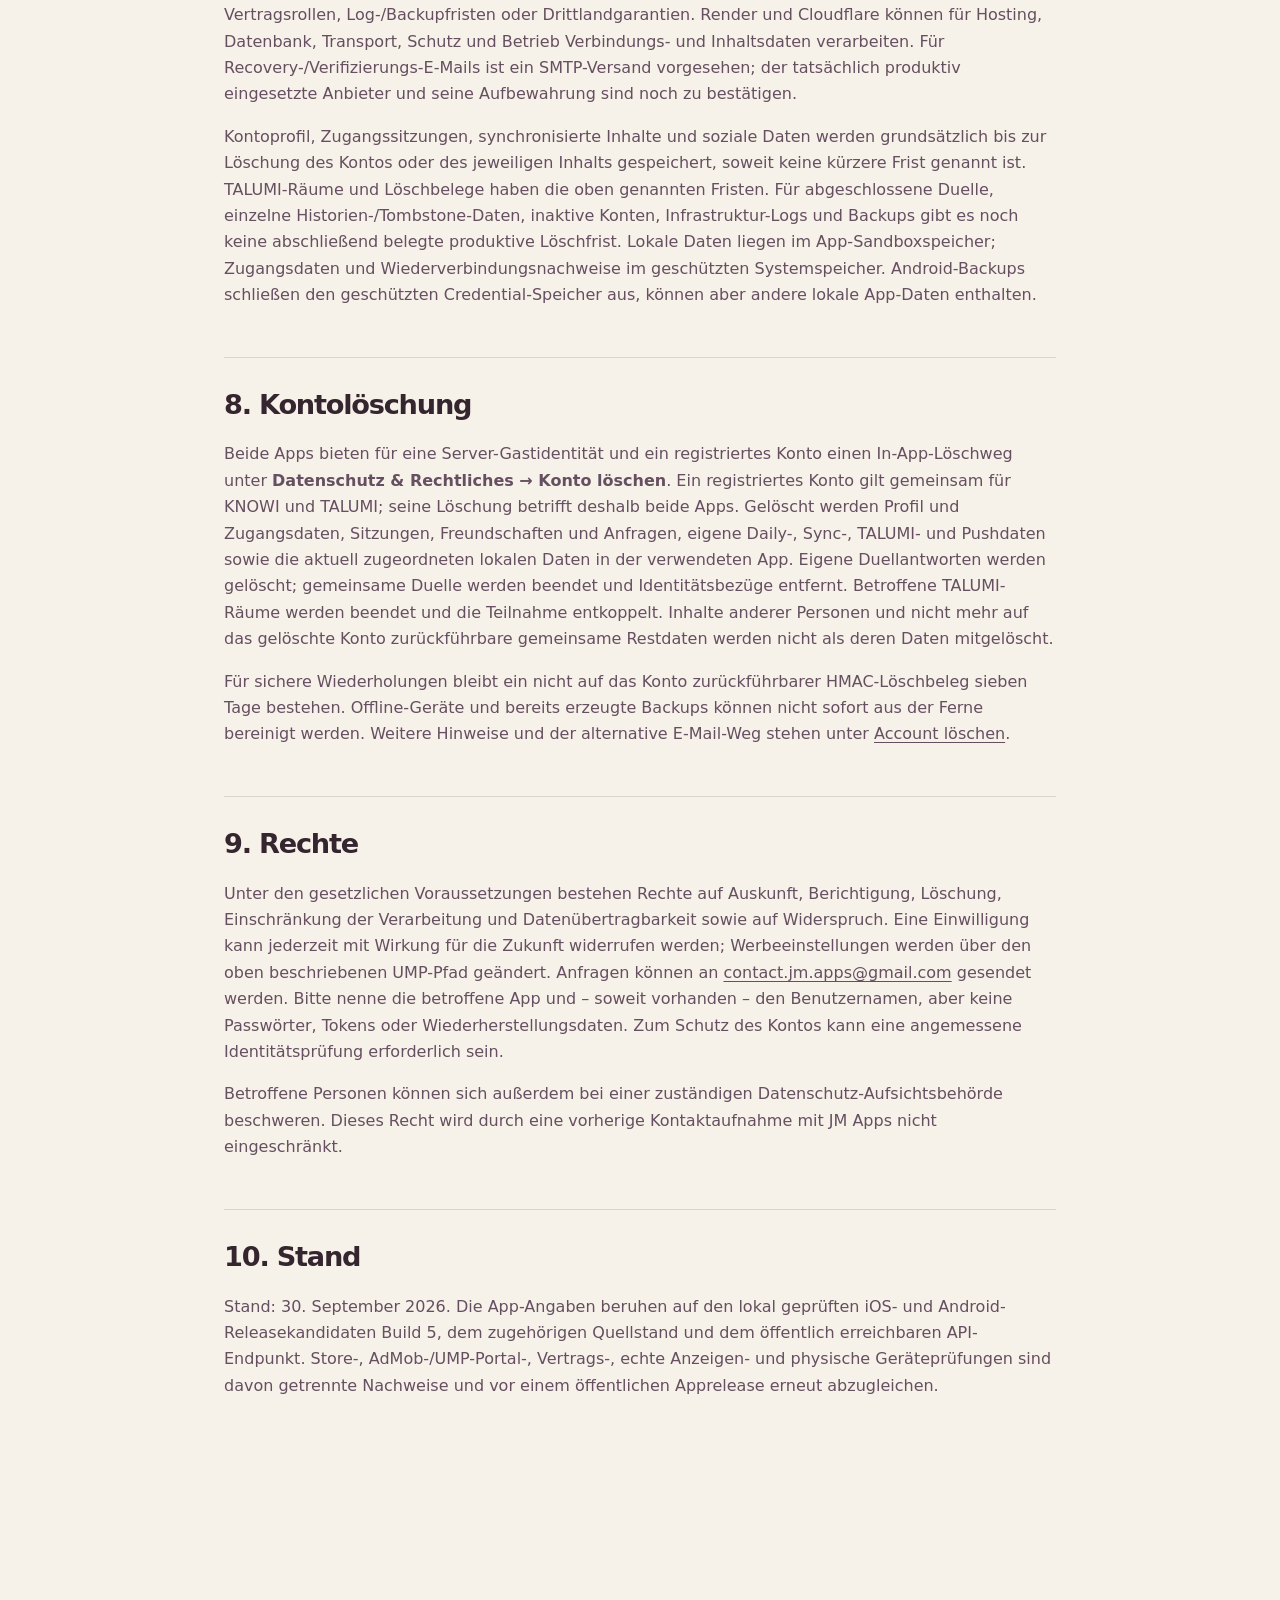
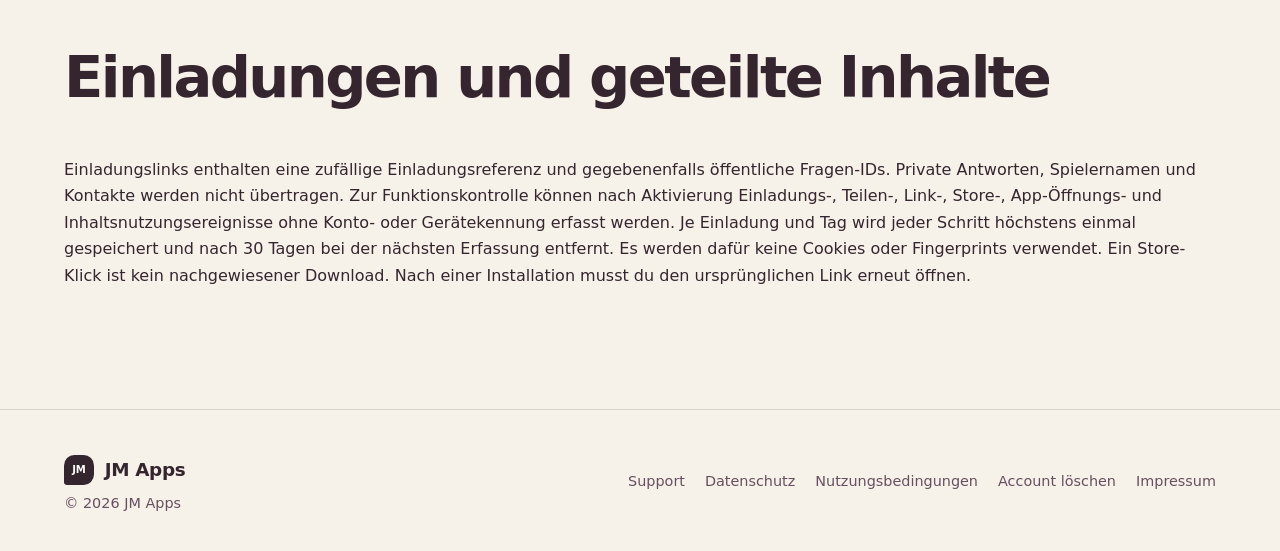
<file: privacy/index.html>
<!doctype html><html lang="de"><head><meta charset="utf-8"><meta name="viewport" content="width=device-width, initial-scale=1"><title>Datenschutz – JM Apps</title><meta name="description" content="Datenschutzhinweise für die JM Apps Website sowie für KNOWI und TALUMI."><link rel="canonical" href="https://jm-apps.de/privacy/"><meta property="og:title" content="Datenschutz – JM Apps"><meta property="og:description" content="Datenschutzhinweise für die JM Apps Website, KNOWI und TALUMI."><meta property="og:type" content="website"><meta property="og:url" content="https://jm-apps.de/privacy/"><meta property="og:image" content="https://jm-apps.de/assets/images/og-jm-apps.png"><meta property="og:image:alt" content="JM Apps – Apps für Wissen, Gespräche und gute Momente."><meta name="twitter:card" content="summary_large_image"><meta name="twitter:image" content="https://jm-apps.de/assets/images/og-jm-apps.png"><link rel="icon" href="../assets/images/favicon.svg" type="image/svg+xml"><link rel="stylesheet" href="../assets/css/styles.css"><script src="../assets/js/main.js" defer></script></head><body>
<a class="skip-link" href="#main">Zum Inhalt</a><header class="site-header"><nav class="nav shell" aria-label="Hauptnavigation"><a class="brand" href="../"><span class="brand-mark" aria-hidden="true">JM</span>JM Apps</a><button class="menu-button" type="button" aria-expanded="false" aria-controls="nav-links">Menü</button><ul class="nav-links" id="nav-links"><li><a href="../#apps">Apps</a></li><li><a href="../support/">Support</a></li><li><a href="./" aria-current="page">Datenschutz</a></li><li><a href="../imprint/">Impressum</a></li></ul></nav></header>
<main id="main"><section class="page-hero"><div class="shell"><p class="eyebrow">Datenschutzhinweise</p><h1>Datenschutz</h1><p class="lead">Informationen zur JM Apps Website sowie zur Datenverarbeitung in KNOWI und TALUMI.</p></div></section><div class="shell legal-content">
<section><h2>1. Verantwortlicher</h2><address class="contact-details">Julian Mentges / JM Apps<br>Neureutherstr. 1<br>80799 München<br>Deutschland</address><p>E-Mail: <a href="mailto:contact.jm.apps@gmail.com">contact.jm.apps@gmail.com</a></p></section>
<section><h2>2. Website</h2><h3>Bereitstellung</h3><p>Diese statische Website wird nach dem derzeit nachweisbaren Stand über GitHub Pages bereitgestellt. Beim Abruf verarbeitet GitHub technisch erforderliche Verbindungs- und Serverdaten, insbesondere IP-Adresse, Zeitpunkt und angeforderte Ressource. Zweck ist die sichere und zuverlässige Auslieferung der Website; Rechtsgrundlage für die von JM Apps veranlasste Bereitstellung ist Art. 6 Abs. 1 lit. f DSGVO. GitHub kann Daten auch außerhalb der Europäischen Union verarbeiten. Weitere Angaben macht GitHub in seiner <a href="https://docs.github.com/de/site-policy/privacy-policies/github-general-privacy-statement">Datenschutzerklärung</a>. Eine konkrete GitHub-Speicherfrist wird hier nicht behauptet.</p><h3>Keine Website-Analyse</h3><p>Die Website enthält keine Analyse- oder Werbeskripte, keine externen Webfonts, Videos oder Social-Media-Embeds und kein Kontaktformular oder Login. Der eigene Website-Code setzt keine Cookies und verwendet weder Local Storage noch Session Storage, IndexedDB oder Fingerprinting. Deshalb wird auf dieser Website kein Cookie-Banner angezeigt.</p><h3>Kontakt per E-Mail</h3><p>Wenn du uns freiwillig per E-Mail kontaktierst, verarbeiten wir Absenderadresse, Inhalt und technische Zustelldaten zur Bearbeitung deiner Anfrage. Je nach Inhalt beruht dies auf Art. 6 Abs. 1 lit. b DSGVO oder auf dem berechtigten Interesse an der Bearbeitung und Dokumentation sonstiger Anfragen nach Art. 6 Abs. 1 lit. f DSGVO. Die veröffentlichte Mailbox wird über Google bereitgestellt; auch dein eigener E-Mail-Anbieter verarbeitet die Nachricht. Eine feste Löschfrist ist nicht belegt. Nachrichten werden nur so lange aufbewahrt, wie dies für Bearbeitung, Nachweis, gesetzliche Pflichten oder die Geltendmachung beziehungsweise Abwehr von Ansprüchen erforderlich ist.</p></section>
<section><h2>3. Apps und gemeinsames Backend</h2><p>KNOWI und TALUMI verwenden das gemeinsame Backend unter <code>https://api.jm-apps.de</code>. Wenn der Dienst erreichbar ist, kann beim ersten Start automatisch eine pseudonyme Gastidentität mit zufälliger Benutzerkennung und Zugangsnachweis angelegt werden. Viele lokale Funktionen bleiben ohne registriertes Konto nutzbar. Ein freiwillig registriertes Konto gilt für beide Apps. Dabei werden Benutzername und Passwort sowie – falls angegeben – Anzeigename und Recovery-E-Mail-Adresse verarbeitet. Passwörter werden serverseitig als Argon2id-Hash, Zugangs- und Sitzungstokens nur als HMAC-Hash gespeichert; die verwendbaren Zugangsdaten liegen auf dem Gerät im geschützten Systemspeicher.</p><p>Bei API-Aufrufen fallen außerdem Verbindungsdaten wie IP-Adresse, Zeitpunkt, App-/Routenbezug, Status und technische Diagnosedaten an. Die eigene Anwendungstelemetrie verwendet eine zufällige Request-ID und Routenvorlagen statt vollständiger URLs. Für authentifizierte Nutzung kann je Konto, App und UTC-Tag ein grober Aktivitätseintrag entstehen; der Code sieht die Löschung solcher Einträge nach 35 Tagen vor. Die regelmäßige produktive Ausführung dieser Bereinigung sowie konkrete Fristen für Infrastruktur-Logs und Backups sind noch nicht abschließend nachgewiesen.</p><p>Als Rechtsgrundlagen kommen je nach Verarbeitung die Bereitstellung ausdrücklich genutzter Konto-, Synchronisierungs- und Spielfunktionen nach Art. 6 Abs. 1 lit. b DSGVO, berechtigte Interessen an sicherem, stabilem und missbrauchsresistentem Betrieb nach Art. 6 Abs. 1 lit. f DSGVO sowie – für einwilligungsbedürftige Werbeverarbeitung – Art. 6 Abs. 1 lit. a DSGVO in Betracht. Soweit zusätzlich ein Zugriff auf Informationen im Endgerät einwilligungsbedürftig ist, wird die Einwilligung gesondert über die Google User Messaging Platform (UMP) eingeholt.</p></section>
<section><h3>Freiwillige Fragebewertungen – Ergänzung vom 15. November 2026</h3><p>In KNOWI und TALUMI kannst du einzelne Fragen freiwillig positiv oder negativ bewerten, um die Inhaltsqualität und die Fragenauswahl zu verbessern. Gespeichert werden die Bewertung, die App-Marke, Fragenkennung, Content-Release und Inhaltsrevision sowie die bereits vorhandene pseudonyme Gast- oder Kontokennung, ein Zeitpunkt und eine technische Vorgangskennung. Die Bewertung wird zunächst auf dem Gerät gespeichert; bei unterbrochener Verbindung wird die Übertragung später erneut versucht. Du kannst deine Bewertung ändern oder zurücknehmen. Zurückgenommene Bewertungen zählen nicht mehr in der aktuellen Auswertung. Technische Übertragungsbelege einschließlich der damals übermittelten Bewertung bleiben zur Vermeidung doppelter Verarbeitung bis zur Löschung der zugehörigen Gastidentität oder des Kontos gespeichert; dabei werden auch die zugeordneten Bewertungen im Backend gelöscht. Im Content Hub werden ausschließlich zusammengefasste Bewertungszahlen und daraus abgeleitete Qualitätssignale angezeigt, keine einzelnen Nutzerkennungen.</p></section>
<section><h2>KNOWI Gemeinsam und TALUMI Wichteln</h2><p>Wenn du in KNOWI eine Wichtel-, Lern-, Quiz- oder Abstimmungsgruppe oder in TALUMI eine Wichtelgruppe erstellst oder ihr beitrittst, verarbeitet das Backend den Gruppennamen, Einstellungen, deinen gewählten Anzeigenamen und die für die jeweilige Funktion eingegebenen Inhalte. Dazu können Wünsche und Links, Karteikarten, Lernfortschritte, Quizantworten, Ergebnisse und Abstimmungen gehören. Teilnehmer sehen diese Daten entsprechend ihrer Rolle und den gewählten Gruppeneinstellungen. Geheime Wichtelzuordnungen und Wünsche werden nur den jeweils berechtigten Teilnehmern angezeigt; anonyme Abstimmungen zeigen anderen Teilnehmern die zusammengefassten Ergebnisse.</p><p>Gruppenpasswörter werden als Argon2-Hash gespeichert. Persönliche Gruppenzugänge werden zufällig erzeugt und im geschützten Systemspeicher deines Geräts abgelegt; auf dem Server liegen nur ihre Hashwerte. Die Gruppenzugänge sind vom normalen App-Konto getrennt. Einladungen enthalten Gruppenname und Gruppenpasswort. Teile sie daher nur mit Personen, die teilnehmen dürfen. Die Einladungsseite verarbeitet diese Angaben aus dem URL-Fragment lokal im Browser; der Seitencode sendet sie nicht an einen Server und setzt keine Analysewerkzeuge ein. Beim Teilen verarbeitet auch der von dir gewählte Nachrichtendienst den Einladungsinhalt.</p><p>Gruppen erhalten bei ihrer Erstellung eine Laufzeit von 1 bis höchstens 90 Tagen. Nach Ablauf sind sie nicht mehr zugänglich und werden durch die regelmäßige Bereinigung aus der aktiven Datenbank entfernt. Organisatoren können Gruppen zuvor löschen. Die gewählte Laufzeit ist in der Gruppe sichtbar. Die allgemeinen Hinweise zu Infrastruktur-Logs und Backups gelten auch hier. Der lokale KNOWI-Zufallsgenerator benötigt keine Gruppe und überträgt seine Eingaben nicht an den Gruppenserver.</p><p>KNOWI- und TALUMI-Gruppen sind voneinander getrennt. Die Übertragung der Gruppendaten ist per HTTPS verschlüsselt; es besteht keine Ende-zu-Ende-Verschlüsselung.</p><h3>Freiwillige Wichtel-Benachrichtigungen</h3><p>Wenn du Benachrichtigungen für eine Wichtelgruppe ausdrücklich aktivierst und die Betriebssystemberechtigung erteilst, werden eine Push-Kennung, eine zufällige Installationskennung sowie App-, Plattform- und Gruppenzuordnung verarbeitet, um dich über deine verfügbare Wichtelzuordnung zu informieren. Die Zustellung erfolgt auf iOS über Apple Push Notification Service und auf Android über Firebase Cloud Messaging von Google; dabei werden auch die für den jeweiligen Dienst erforderlichen App- und Installationskennungen verarbeitet. Die Push-Nachricht enthält einen allgemeinen Hinweis sowie technische Gruppen- und Ereigniskennungen, keine Namen der beschenkten Person und keine Wunschtexte oder Geschenklinks. Diese Inhalte werden erst nach der Zugangsprüfung in der App angezeigt.</p><p>Du kannst die Benachrichtigungen für die Gruppe in der App wieder deaktivieren. Bei erfolgreicher Abmeldung wird die zugehörige Push-Registrierung aus den aktiven Gruppendaten entfernt; mit dem Löschen oder Bereinigen der Gruppe werden auch ihre gespeicherten Pushdaten entfernt. Technische Versandstatus werden zur Vermeidung mehrfacher Meldungen innerhalb der Gruppenlaufzeit gespeichert. Bereits an Apple oder Google übergebene Nachrichten und deren eigene technische Aufbewahrung können dadurch nicht rückwirkend gelöscht werden. Für die Pushdienste gelten ergänzend die Datenschutzhinweise von <a href="https://www.apple.com/legal/privacy/">Apple</a> und <a href="https://firebase.google.com/support/privacy">Google Firebase</a>. Die allgemeinen Hinweise zu Hosting, Infrastruktur-Logs und Backups bleiben anwendbar.</p></section>
<section><h2>4. Werbung, UMP und Google Mobile Ads</h2><p>Die geprüften Releasekandidaten für iOS und Android enthalten Google Mobile Ads und UMP. Sie verwenden ausschließlich Native- und Interstitial-Anzeigen. Banner-, Rewarded-, Rewarded-Interstitial- und App-Open-Anzeigen sind nicht implementiert. Aktive Quiz-, Lern-, Gesprächs- und Spielsitzungen bleiben werbefrei. Interstitials sind zusätzlich durch eine anfängliche aktive Nutzungszeit von mindestens zehn Minuten, mindestens zwei App- und Inhalts-Sitzungen, einen Abstand von mindestens 15 Minuten, den Ausschluss direkt aufeinanderfolgender Inhalts-Sitzungen und den Ausschluss nach einer Native-Impression in derselben Sitzung begrenzt. Für diese Frequenzsteuerung werden nur lokale, appbezogene Zähler und Zeitpunkte gespeichert.</p><p>Bei jedem geeigneten Appstart aktualisiert UMP die Einwilligungsinformationen und zeigt ein erforderliches Formular an. Erst wenn UMP mit <code>canRequestAds()</code> Anzeigenanfragen erlaubt, initialisiert die App das Werbe-SDK und kann einen Anzeigenrequest auslösen. Die App erzwingt nicht pauschal nur nichtpersonalisierte Werbung; die zulässige Auslieferung hängt von der UMP-Auswahl, Plattformsignalen und der Google-Konfiguration ab. Eine Ablehnung sperrt die Kernfunktionen nicht.</p><p>Wenn UMP einen Privacy-Options-Einstieg verlangt, ist er sichtbar erreichbar: in KNOWI unter <strong>Profil → App &amp; Hilfe → Datenschutz &amp; Werbung</strong>, in TALUMI unter <strong>Einstellungen → Datenschutz &amp; Werbung</strong>. Dort öffnet <strong>Werbeeinstellungen verwalten</strong> das Google-Formular. Änderungen gelten für zukünftige Verarbeitung in der jeweiligen App; die Auswahl wird nicht zwischen KNOWI und TALUMI synchronisiert. Die Website kann diese App-Einstellung nicht ändern.</p><p>Google Mobile Ads kann je nach Einwilligung, Plattform und Konfiguration insbesondere IP-Adresse beziehungsweise daraus abgeleitete ungefähre Region, Appstarts und Anzeigeninteraktionen, Leistungs- und Diagnosedaten, Geräte-, App- und Werbekennungen sowie Informationen zu angezeigter Werbung verarbeiten. Zwecke können Werbeauslieferung und -messung, Analyse sowie Betrugsprävention sein. Android-Releasebuilds enthalten die Berechtigung für die Werbe-ID. Auf iOS fordert die App derzeit keine App-Tracking-Transparency-Autorisierung an und enthält keine <code>NSUserTrackingUsageDescription</code>; das allein ist keine Zusage, dass jede SDK-Verarbeitung außerhalb von Apples Trackingbegriff liegt. JM Apps übermittelt keine Quizantworten, Punkte, Karteikarten, Gesprächsinhalte oder Kontoangaben als Ad-Targeting-Parameter.</p><p>Empfänger sind Google und – abhängig von der tatsächlich im AdMob-/UMP-Portal freigeschalteten Auslieferung – beteiligte Anzeigenanbieter. Deren endgültige Liste, Rollen, Aufbewahrung und Übermittlungsgrundlagen werden durch die Portal-Konfiguration mitbestimmt und müssen vor dem öffentlichen Appstart nochmals abgeglichen werden. Allgemeine Hinweise enthält die <a href="https://policies.google.com/privacy">Datenschutzerklärung von Google</a>.</p></section>
<section><h2>5. KNOWI</h2><p>KNOWI verarbeitet lokal insbesondere Profil- und Onboardingangaben, Quiz- und Fortschrittsdaten, Daily-Versuche, Lernstände, Karteikarten und gegebenenfalls selbst eingegebene Lerninhalte. Bei freiwilliger Kontosynchronisierung werden die dafür ausgewählten Fortschritts-, Daily-, Quiz-, Karteikarten- und Lerninformationen mit dem Backend übertragen. Offizielle Daily-Challenges, Ranglisten, Freundschaften, Duelle und Duellnachrichten benötigen ein registriertes Konto und verarbeiten unter anderem Nutzerkennungen, Freundschaftsbeziehungen, Fragen- und Antwortkennungen, Auswahl, Richtigkeit, Punkte, Bearbeitungszeiten, Status und freiwillige Nachrichten. Andere Teilnehmende erhalten nur die für die jeweilige Funktion vorgesehenen Profil-, Ergebnis- oder Spielinformationen.</p><h3>Mit KI weiterlernen</h3><p>Wenn du diese freiwillige KNOWI-Funktion nutzt, wird erst nach deiner Auswahl ein Lernprompt aus der angezeigten Originalfrage, der richtigen Antwort und gegebenenfalls dem Mehr-erfahren-Text lokal in die Zwischenablage kopiert. Die App öffnet anschließend ChatGPT, Claude oder Gemini beziehungsweise die offizielle Website des gewählten Anbieters, ohne den Prompt in der Adresse zu übermitteln. Ob du den Text dort einfügst und absendest, entscheidest du selbst. Diese Funktion sendet keine Anfrage an eine KI-Schnittstelle; für die anschließende Nutzung des gewählten Dienstes gelten dessen Datenschutzhinweise.</p><h3>KNOWI Kids</h3><p>Im KNOWI-Kids-Bereich werden keine Anzeigen geladen, vorgeladen oder angezeigt. Das gilt auch für verspätete Anzeigen-Callbacks. UMP wird jedoch beim Appstart aktualisiert und das Google-Mobile-Ads-SDK kann nach UMP-Freigabe bereits initialisiert worden sein, bevor der Kids-Bereich geöffnet wird. Der Kids-Bereich ist keine Altersprüfung und begründet keine Aussage, die gesamte KNOWI-App verarbeite keinerlei Werbedaten von Kindern. Die konkrete Altersauswahl bleibt lokal; bei freiwilliger Synchronisierung wird nur ein Altersband übertragen. Die Zielgruppen-/Families-Einordnung und der Umgang mit unbekanntem Alter müssen vor dem öffentlichen Release verbindlich festgelegt werden.</p></section>
<section><h2>6. TALUMI</h2><p>TALUMI speichert lokal unter anderem Anzeigename, Onboarding, Favoriten, Präferenzen und Sitzungsmetadaten. Bei einem registrierten Konto können Favoriten, Präferenzen und Sitzungsmetadaten synchronisiert werden. Die App zeichnet keine gesprochenen Antworten auf und enthält keine Mikrofonfunktion.</p><p>Bei TALUMI Together werden Raumcode, Modus, Teilnehmerkennungen und -namen, Auswahl, Status, Stimmen, Zeitpunkte und Wiederverbindungsinformationen verarbeitet; eigene Partybegriffe nur, wenn Teilnehmende sie ausdrücklich eingeben. Räume laufen spätestens nach sechs Stunden ab. Beim regulären Abschluss werden geheime Begriffe und Stimmen entfernt und der beendete Raum läuft spätestens nach zehn Minuten ab. Die Kamera wird nur nach Öffnen des QR-Scanners genutzt. Der JM-Apps-Code speichert oder überträgt keine Kamerabilder. Der eingesetzte ML-Kit-Barcodescanner kann jedoch Geräte-/Appinformationen, Installationskennungen sowie Leistungs-, Konfigurations-, Ereignis- und Fehlerdaten für Diagnose und Nutzungsanalyse an Google übermitteln.</p></section>
<section><h2>7. Empfänger, Speicherorte und Fristen</h2><p>Die Produktionskonfiguration weist Render-Webservice und PostgreSQL-Datenbank in Frankfurt aus; der öffentliche API-Endpunkt wird nach dem aktuell beobachteten Antwortpfad über Cloudflare ausgeliefert. Dies belegt die technische Konfiguration und Auslieferung, aber noch nicht sämtliche Vertragsrollen, Log-/Backupfristen oder Drittlandgarantien. Render und Cloudflare können für Hosting, Datenbank, Transport, Schutz und Betrieb Verbindungs- und Inhaltsdaten verarbeiten. Für Recovery-/Verifizierungs-E-Mails ist ein SMTP-Versand vorgesehen; der tatsächlich produktiv eingesetzte Anbieter und seine Aufbewahrung sind noch zu bestätigen.</p><p>Kontoprofil, Zugangssitzungen, synchronisierte Inhalte und soziale Daten werden grundsätzlich bis zur Löschung des Kontos oder des jeweiligen Inhalts gespeichert, soweit keine kürzere Frist genannt ist. TALUMI-Räume und Löschbelege haben die oben genannten Fristen. Für abgeschlossene Duelle, einzelne Historien-/Tombstone-Daten, inaktive Konten, Infrastruktur-Logs und Backups gibt es noch keine abschließend belegte produktive Löschfrist. Lokale Daten liegen im App-Sandboxspeicher; Zugangsdaten und Wiederverbindungsnachweise im geschützten Systemspeicher. Android-Backups schließen den geschützten Credential-Speicher aus, können aber andere lokale App-Daten enthalten.</p></section>
<section><h2>8. Kontolöschung</h2><p>Beide Apps bieten für eine Server-Gastidentität und ein registriertes Konto einen In-App-Löschweg unter <strong>Datenschutz &amp; Rechtliches → Konto löschen</strong>. Ein registriertes Konto gilt gemeinsam für KNOWI und TALUMI; seine Löschung betrifft deshalb beide Apps. Gelöscht werden Profil und Zugangsdaten, Sitzungen, Freundschaften und Anfragen, eigene Daily-, Sync-, TALUMI- und Pushdaten sowie die aktuell zugeordneten lokalen Daten in der verwendeten App. Eigene Duellantworten werden gelöscht; gemeinsame Duelle werden beendet und Identitätsbezüge entfernt. Betroffene TALUMI-Räume werden beendet und die Teilnahme entkoppelt. Inhalte anderer Personen und nicht mehr auf das gelöschte Konto zurückführbare gemeinsame Restdaten werden nicht als deren Daten mitgelöscht.</p><p>Für sichere Wiederholungen bleibt ein nicht auf das Konto zurückführbarer HMAC-Löschbeleg sieben Tage bestehen. Offline-Geräte und bereits erzeugte Backups können nicht sofort aus der Ferne bereinigt werden. Weitere Hinweise und der alternative E-Mail-Weg stehen unter <a href="../account-deletion/">Account löschen</a>.</p></section>
<section><h2>9. Rechte</h2><p>Unter den gesetzlichen Voraussetzungen bestehen Rechte auf Auskunft, Berichtigung, Löschung, Einschränkung der Verarbeitung und Datenübertragbarkeit sowie auf Widerspruch. Eine Einwilligung kann jederzeit mit Wirkung für die Zukunft widerrufen werden; Werbeeinstellungen werden über den oben beschriebenen UMP-Pfad geändert. Anfragen können an <a href="mailto:contact.jm.apps@gmail.com?subject=Datenschutzanfrage%20zu%20JM%20Apps">contact.jm.apps@gmail.com</a> gesendet werden. Bitte nenne die betroffene App und – soweit vorhanden – den Benutzernamen, aber keine Passwörter, Tokens oder Wiederherstellungsdaten. Zum Schutz des Kontos kann eine angemessene Identitätsprüfung erforderlich sein.</p><p>Betroffene Personen können sich außerdem bei einer zuständigen Datenschutz-Aufsichtsbehörde beschweren. Dieses Recht wird durch eine vorherige Kontaktaufnahme mit JM Apps nicht eingeschränkt.</p></section>
<section><h2>10. Stand</h2><p>Stand: 30. September 2026. Die App-Angaben beruhen auf den lokal geprüften iOS- und Android-Releasekandidaten Build 5, dem zugehörigen Quellstand und dem öffentlich erreichbaren API-Endpunkt. Store-, AdMob-/UMP-Portal-, Vertrags-, echte Anzeigen- und physische Geräteprüfungen sind davon getrennte Nachweise und vor einem öffentlichen Apprelease erneut abzugleichen.</p></section>
</div><section class="section shell"><h2>Einladungen und geteilte Inhalte</h2><p>Einladungslinks enthalten eine zufällige Einladungsreferenz und gegebenenfalls öffentliche Fragen-IDs. Private Antworten, Spielernamen und Kontakte werden nicht übertragen. Zur Funktionskontrolle können nach Aktivierung Einladungs-, Teilen-, Link-, Store-, App-Öffnungs- und Inhaltsnutzungsereignisse ohne Konto- oder Gerätekennung erfasst werden. Je Einladung und Tag wird jeder Schritt höchstens einmal gespeichert und nach 30 Tagen bei der nächsten Erfassung entfernt. Es werden dafür keine Cookies oder Fingerprints verwendet. Ein Store-Klick ist kein nachgewiesener Download. Nach einer Installation musst du den ursprünglichen Link erneut öffnen.</p></section></main><footer class="site-footer"><div class="footer-inner shell"><div><a class="brand" href="../"><span class="brand-mark" aria-hidden="true">JM</span>JM Apps</a><div class="footer-meta">© <span data-current-year>2026</span> JM Apps</div></div><ul class="footer-links"><li><a href="../support/">Support</a></li><li><a href="./">Datenschutz</a></li><li><a href="../terms/">Nutzungsbedingungen</a></li><li><a href="../account-deletion/">Account löschen</a></li><li><a href="../imprint/">Impressum</a></li></ul></div></footer></body></html>
</file>
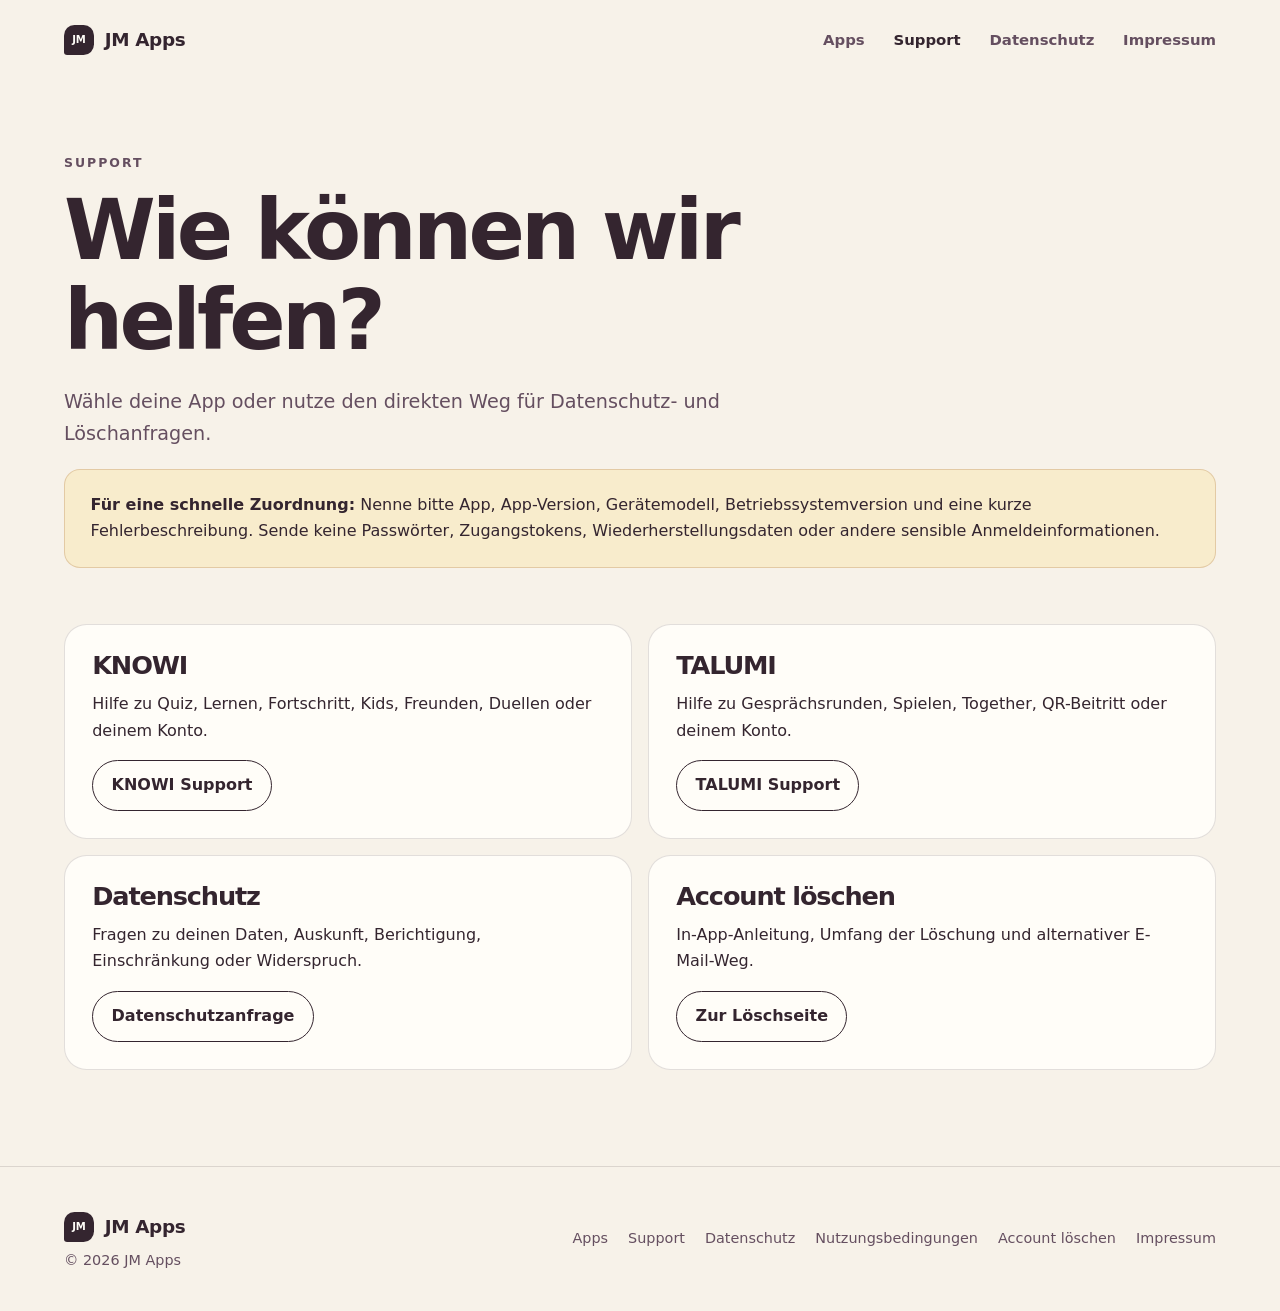
<file: support/index.html>
<!doctype html><html lang="de"><head><meta charset="utf-8"><meta name="viewport" content="width=device-width, initial-scale=1"><title>Support – JM Apps</title><meta name="description" content="Hilfe, Datenschutzanfragen und Support für KNOWI und TALUMI."><link rel="canonical" href="https://jm-apps.de/support/"><meta property="og:title" content="Support – JM Apps"><meta property="og:description" content="Hilfe für KNOWI und TALUMI."><meta property="og:type" content="website"><meta property="og:url" content="https://jm-apps.de/support/"><meta property="og:image" content="https://jm-apps.de/assets/images/og-jm-apps.png"><meta property="og:image:alt" content="JM Apps – Apps für Wissen, Gespräche und gute Momente."><meta name="twitter:card" content="summary_large_image"><meta name="twitter:image" content="https://jm-apps.de/assets/images/og-jm-apps.png"><link rel="icon" href="../assets/images/favicon.svg" type="image/svg+xml"><link rel="stylesheet" href="../assets/css/styles.css"><script src="../assets/js/main.js" defer></script></head><body>
<a class="skip-link" href="#main">Zum Inhalt</a><header class="site-header"><nav class="nav shell" aria-label="Hauptnavigation"><a class="brand" href="../"><span class="brand-mark" aria-hidden="true">JM</span>JM Apps</a><button class="menu-button" type="button" aria-expanded="false" aria-controls="nav-links">Menü</button><ul class="nav-links" id="nav-links"><li><a href="../#apps">Apps</a></li><li><a href="./" aria-current="page">Support</a></li><li><a href="../privacy/">Datenschutz</a></li><li><a href="../imprint/">Impressum</a></li></ul></nav></header>
<main id="main"><section class="page-hero"><div class="shell"><p class="eyebrow">Support</p><h1>Wie können wir helfen?</h1><p class="lead">Wähle deine App oder nutze den direkten Weg für Datenschutz- und Löschanfragen.</p><div class="notice"><strong>Für eine schnelle Zuordnung:</strong> Nenne bitte App, App-Version, Gerätemodell, Betriebssystemversion und eine kurze Fehlerbeschreibung. Sende keine Passwörter, Zugangstokens, Wiederherstellungsdaten oder andere sensible Anmeldeinformationen.</div></div></section><section class="shell content-grid" aria-label="Supportangebote"><article class="info-card"><h2>KNOWI</h2><p>Hilfe zu Quiz, Lernen, Fortschritt, Kids, Freunden, Duellen oder deinem Konto.</p><a class="button secondary" href="mailto:contact.jm.apps@gmail.com?subject=KNOWI%20Supportanfrage">KNOWI Support</a></article><article class="info-card"><h2>TALUMI</h2><p>Hilfe zu Gesprächsrunden, Spielen, Together, QR-Beitritt oder deinem Konto.</p><a class="button secondary" href="mailto:contact.jm.apps@gmail.com?subject=TALUMI%20Supportanfrage">TALUMI Support</a></article><article class="info-card"><h2>Datenschutz</h2><p>Fragen zu deinen Daten, Auskunft, Berichtigung, Einschränkung oder Widerspruch.</p><a class="button secondary" href="mailto:contact.jm.apps@gmail.com?subject=Datenschutzanfrage%20zu%20JM%20Apps">Datenschutzanfrage</a></article><article class="info-card"><h2>Account löschen</h2><p>In-App-Anleitung, Umfang der Löschung und alternativer E-Mail-Weg.</p><a class="button secondary" href="../account-deletion/">Zur Löschseite</a></article></section></main>
<footer class="site-footer"><div class="footer-inner shell"><div><a class="brand" href="../"><span class="brand-mark" aria-hidden="true">JM</span>JM Apps</a><div class="footer-meta">© <span data-current-year>2026</span> JM Apps</div></div><ul class="footer-links"><li><a href="../#apps">Apps</a></li><li><a href="./">Support</a></li><li><a href="../privacy/">Datenschutz</a></li><li><a href="../terms/">Nutzungsbedingungen</a></li><li><a href="../account-deletion/">Account löschen</a></li><li><a href="../imprint/">Impressum</a></li></ul></div></footer></body></html>
</file>
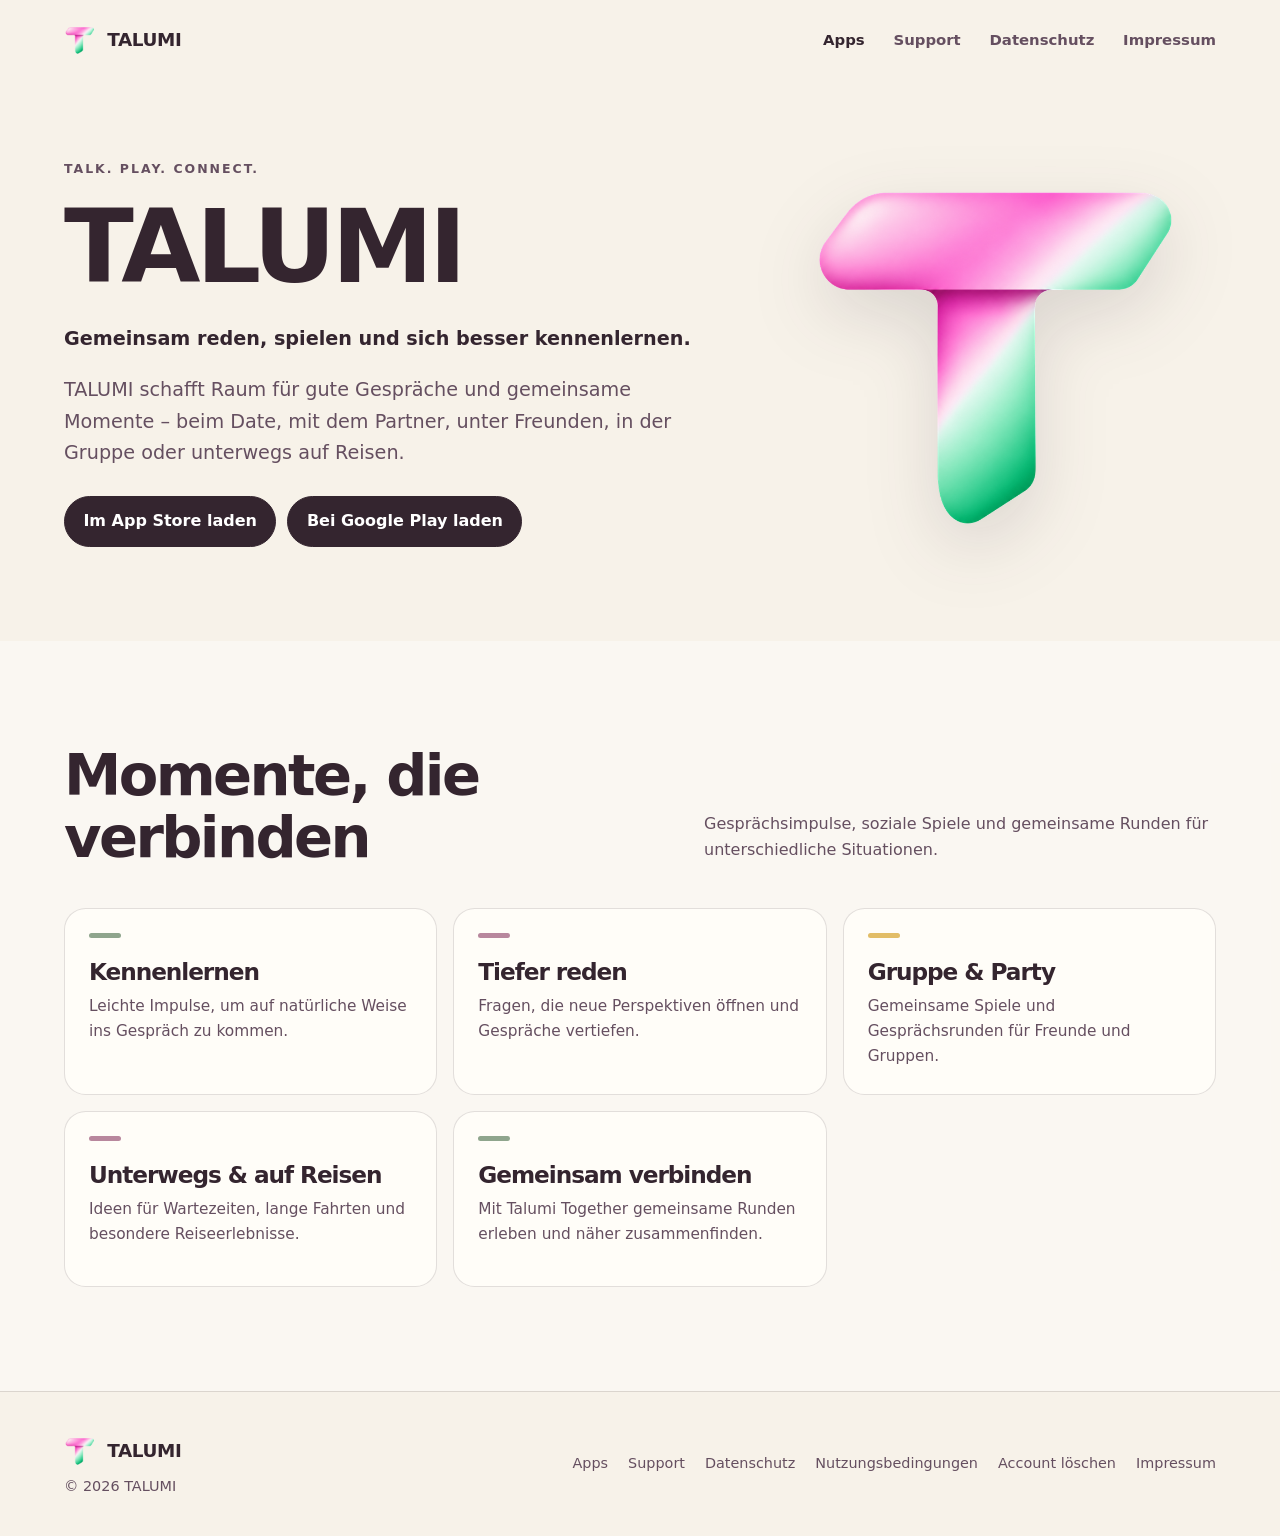
<file: talumi/index.html>
<!doctype html><html lang="de"><head><meta charset="utf-8"><meta name="viewport" content="width=device-width, initial-scale=1"><title>TALUMI – Talk. Play. Connect.</title><meta name="description" content="TALUMI bringt Menschen mit Gesprächsimpulsen und gemeinsamen Spielen näher zusammen."><link rel="canonical" href="https://jm-apps.de/talumi/"><meta property="og:title" content="TALUMI – Talk. Play. Connect."><meta property="og:description" content="Gemeinsam reden, spielen und sich besser kennenlernen."><meta property="og:type" content="website"><meta property="og:url" content="https://jm-apps.de/talumi/"><meta property="og:image" content="https://jm-apps.de/assets/images/talumi-mark.png?v=f4c5553830b9"><meta property="og:image:alt" content="TALUMI – Gespräche und gemeinsame Momente."><meta name="twitter:card" content="summary"><meta name="twitter:image" content="https://jm-apps.de/assets/images/talumi-mark.png?v=f4c5553830b9"><link rel="icon" href="../assets/images/talumi-mark.png?v=f4c5553830b9" type="image/png"><link rel="stylesheet" href="../assets/css/styles.css"><script src="../assets/js/main.js" defer></script>
<meta property="og:site_name" content="TALUMI">
<meta property="og:locale" content="de_DE">
<meta property="og:image:type" content="image/png">
<meta property="og:image:width" content="720">
<meta property="og:image:height" content="720">
<meta name="twitter:title" content="TALUMI – Talk. Play. Connect.">
<meta name="twitter:description" content="Gemeinsam reden, spielen und sich besser kennenlernen.">
<meta name="twitter:image:alt" content="TALUMI – Gespräche und gemeinsame Momente.">

<link rel="apple-touch-icon" href="/assets/images/talumi-touch.png?v=3aca0177a1cc"></head><body>
<a class="skip-link" href="#main">Zum Inhalt</a><header class="site-header"><nav class="nav shell" aria-label="Hauptnavigation"><a class="brand" href="./"><img src="../assets/images/talumi-mark.png?v=f4c5553830b9" width="32" height="32" alt="">TALUMI</a><button class="menu-button" type="button" aria-expanded="false" aria-controls="nav-links">Menü</button><ul class="nav-links" id="nav-links"><li><a href="../#apps" aria-current="page">Apps</a></li><li><a href="../support/">Support</a></li><li><a href="../privacy/">Datenschutz</a></li><li><a href="../imprint/">Impressum</a></li></ul></nav></header>
<main id="main"><section class="product-hero"><div class="shell product-layout"><div><p class="eyebrow">Talk. Play. Connect.</p><h1>TALUMI</h1><p class="tagline">Gemeinsam reden, spielen und sich besser kennenlernen.</p><p class="lead">TALUMI schafft Raum für gute Gespräche und gemeinsame Momente – beim Date, mit dem Partner, unter Freunden, in der Gruppe oder unterwegs auf Reisen.</p><div class="store-row" aria-label="Verfügbarkeit"><a class="button" href="https://apps.apple.com/us/app/talumi-gemeinsam-reden/id6817282136">Im App Store laden</a><a class="button" href="https://play.google.com/store/apps/details?id=de.jmapps.talumi">Bei Google Play laden</a></div></div><img class="product-mark" src="../assets/images/talumi-mark.png?v=f4c5553830b9" width="720" height="720" decoding="async" fetchpriority="high" alt="TALUMI Bildmarke"></div></section>
<section class="section feature-section"><div class="shell"><div class="section-heading"><h2>Momente, die verbinden</h2><p>Gesprächsimpulse, soziale Spiele und gemeinsame Runden für unterschiedliche Situationen.</p></div><div class="feature-grid"><article class="feature-card"><h3>Kennenlernen</h3><p>Leichte Impulse, um auf natürliche Weise ins Gespräch zu kommen.</p></article><article class="feature-card"><h3>Tiefer reden</h3><p>Fragen, die neue Perspektiven öffnen und Gespräche vertiefen.</p></article><article class="feature-card"><h3>Gruppe &amp; Party</h3><p>Gemeinsame Spiele und Gesprächsrunden für Freunde und Gruppen.</p></article><article class="feature-card"><h3>Unterwegs &amp; auf Reisen</h3><p>Ideen für Wartezeiten, lange Fahrten und besondere Reiseerlebnisse.</p></article><article class="feature-card"><h3>Gemeinsam verbinden</h3><p>Mit Talumi Together gemeinsame Runden erleben und näher zusammenfinden.</p></article></div></div></section></main>
<footer class="site-footer"><div class="footer-inner shell"><div><a class="brand" href="./"><img src="../assets/images/talumi-mark.png?v=f4c5553830b9" width="32" height="32" alt="">TALUMI</a><div class="footer-meta">© <span data-current-year>2026</span> TALUMI</div></div><ul class="footer-links"><li><a href="../#apps">Apps</a></li><li><a href="../support/">Support</a></li><li><a href="../privacy/">Datenschutz</a></li><li><a href="../terms/">Nutzungsbedingungen</a></li><li><a href="../account-deletion/">Account löschen</a></li><li><a href="../imprint/">Impressum</a></li></ul></div></footer></body></html>
</file>
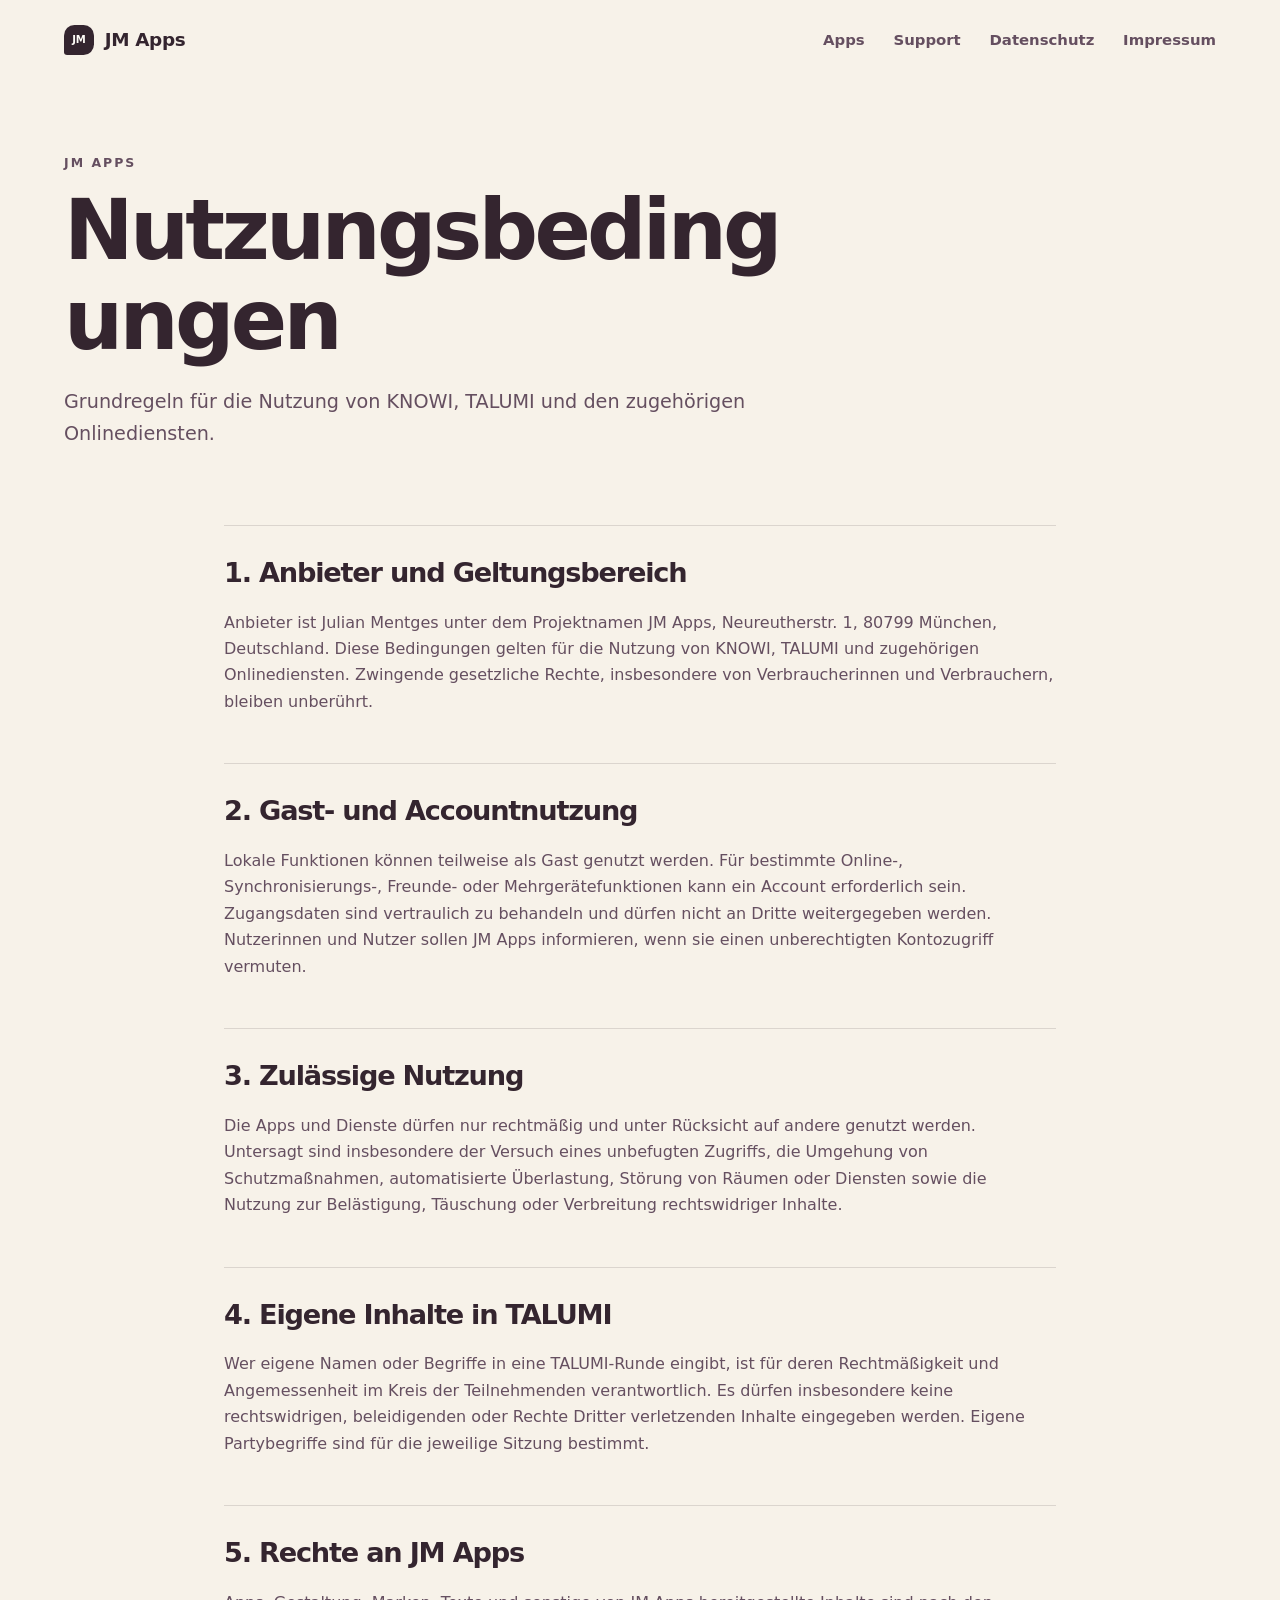
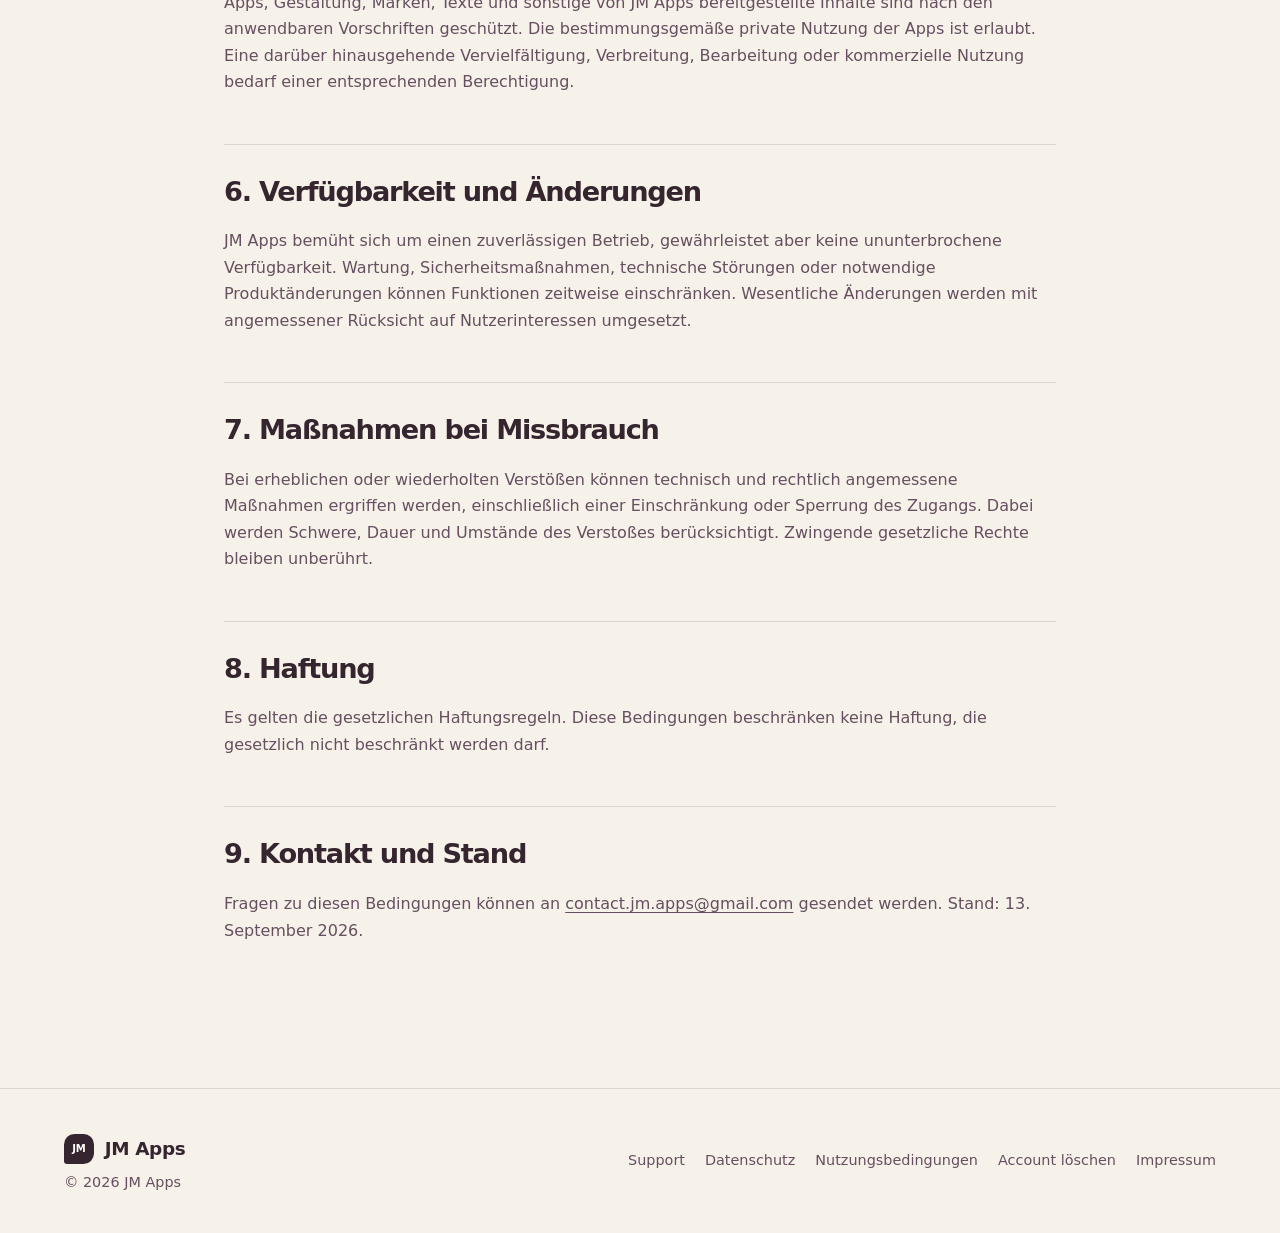
<file: terms/index.html>
<!doctype html><html lang="de"><head><meta charset="utf-8"><meta name="viewport" content="width=device-width, initial-scale=1"><title>Nutzungsbedingungen – JM Apps</title><meta name="description" content="Nutzungsbedingungen für JM Apps, KNOWI und TALUMI."><link rel="canonical" href="https://jm-apps.de/terms/"><meta property="og:title" content="Nutzungsbedingungen – JM Apps"><meta property="og:description" content="Bedingungen für die Nutzung von JM Apps, KNOWI und TALUMI."><meta property="og:type" content="website"><meta property="og:url" content="https://jm-apps.de/terms/"><meta property="og:image" content="https://jm-apps.de/assets/images/og-jm-apps.png"><meta property="og:image:alt" content="JM Apps – Apps für Wissen, Gespräche und gute Momente."><meta name="twitter:card" content="summary_large_image"><meta name="twitter:image" content="https://jm-apps.de/assets/images/og-jm-apps.png"><link rel="icon" href="../assets/images/favicon.svg" type="image/svg+xml"><link rel="stylesheet" href="../assets/css/styles.css"><script src="../assets/js/main.js" defer></script></head><body>
<a class="skip-link" href="#main">Zum Inhalt</a><header class="site-header"><nav class="nav shell" aria-label="Hauptnavigation"><a class="brand" href="../"><span class="brand-mark" aria-hidden="true">JM</span>JM Apps</a><button class="menu-button" type="button" aria-expanded="false" aria-controls="nav-links">Menü</button><ul class="nav-links" id="nav-links"><li><a href="../#apps">Apps</a></li><li><a href="../support/">Support</a></li><li><a href="../privacy/">Datenschutz</a></li><li><a href="../imprint/">Impressum</a></li></ul></nav></header>
<main id="main"><section class="page-hero"><div class="shell"><p class="eyebrow">JM Apps</p><h1>Nutzungsbedingungen</h1><p class="lead">Grundregeln für die Nutzung von KNOWI, TALUMI und den zugehörigen Onlinediensten.</p></div></section><div class="shell legal-content">
<section><h2>1. Anbieter und Geltungsbereich</h2><p>Anbieter ist Julian Mentges unter dem Projektnamen JM Apps, Neureutherstr. 1, 80799 München, Deutschland. Diese Bedingungen gelten für die Nutzung von KNOWI, TALUMI und zugehörigen Onlinediensten. Zwingende gesetzliche Rechte, insbesondere von Verbraucherinnen und Verbrauchern, bleiben unberührt.</p></section>
<section><h2>2. Gast- und Accountnutzung</h2><p>Lokale Funktionen können teilweise als Gast genutzt werden. Für bestimmte Online-, Synchronisierungs-, Freunde- oder Mehrgerätefunktionen kann ein Account erforderlich sein. Zugangsdaten sind vertraulich zu behandeln und dürfen nicht an Dritte weitergegeben werden. Nutzerinnen und Nutzer sollen JM Apps informieren, wenn sie einen unberechtigten Kontozugriff vermuten.</p></section>
<section><h2>3. Zulässige Nutzung</h2><p>Die Apps und Dienste dürfen nur rechtmäßig und unter Rücksicht auf andere genutzt werden. Untersagt sind insbesondere der Versuch eines unbefugten Zugriffs, die Umgehung von Schutzmaßnahmen, automatisierte Überlastung, Störung von Räumen oder Diensten sowie die Nutzung zur Belästigung, Täuschung oder Verbreitung rechtswidriger Inhalte.</p></section>
<section><h2>4. Eigene Inhalte in TALUMI</h2><p>Wer eigene Namen oder Begriffe in eine TALUMI-Runde eingibt, ist für deren Rechtmäßigkeit und Angemessenheit im Kreis der Teilnehmenden verantwortlich. Es dürfen insbesondere keine rechtswidrigen, beleidigenden oder Rechte Dritter verletzenden Inhalte eingegeben werden. Eigene Partybegriffe sind für die jeweilige Sitzung bestimmt.</p></section>
<section><h2>5. Rechte an JM Apps</h2><p>Apps, Gestaltung, Marken, Texte und sonstige von JM Apps bereitgestellte Inhalte sind nach den anwendbaren Vorschriften geschützt. Die bestimmungsgemäße private Nutzung der Apps ist erlaubt. Eine darüber hinausgehende Vervielfältigung, Verbreitung, Bearbeitung oder kommerzielle Nutzung bedarf einer entsprechenden Berechtigung.</p></section>
<section><h2>6. Verfügbarkeit und Änderungen</h2><p>JM Apps bemüht sich um einen zuverlässigen Betrieb, gewährleistet aber keine ununterbrochene Verfügbarkeit. Wartung, Sicherheitsmaßnahmen, technische Störungen oder notwendige Produktänderungen können Funktionen zeitweise einschränken. Wesentliche Änderungen werden mit angemessener Rücksicht auf Nutzerinteressen umgesetzt.</p></section>
<section><h2>7. Maßnahmen bei Missbrauch</h2><p>Bei erheblichen oder wiederholten Verstößen können technisch und rechtlich angemessene Maßnahmen ergriffen werden, einschließlich einer Einschränkung oder Sperrung des Zugangs. Dabei werden Schwere, Dauer und Umstände des Verstoßes berücksichtigt. Zwingende gesetzliche Rechte bleiben unberührt.</p></section>
<section><h2>8. Haftung</h2><p>Es gelten die gesetzlichen Haftungsregeln. Diese Bedingungen beschränken keine Haftung, die gesetzlich nicht beschränkt werden darf.</p></section>
<section><h2>9. Kontakt und Stand</h2><p>Fragen zu diesen Bedingungen können an <a href="mailto:contact.jm.apps@gmail.com">contact.jm.apps@gmail.com</a> gesendet werden. Stand: 13. September 2026.</p></section>
</div></main><footer class="site-footer"><div class="footer-inner shell"><div><a class="brand" href="../"><span class="brand-mark" aria-hidden="true">JM</span>JM Apps</a><div class="footer-meta">© <span data-current-year>2026</span> JM Apps</div></div><ul class="footer-links"><li><a href="../support/">Support</a></li><li><a href="../privacy/">Datenschutz</a></li><li><a href="./">Nutzungsbedingungen</a></li><li><a href="../account-deletion/">Account löschen</a></li><li><a href="../imprint/">Impressum</a></li></ul></div></footer></body></html>
</file>
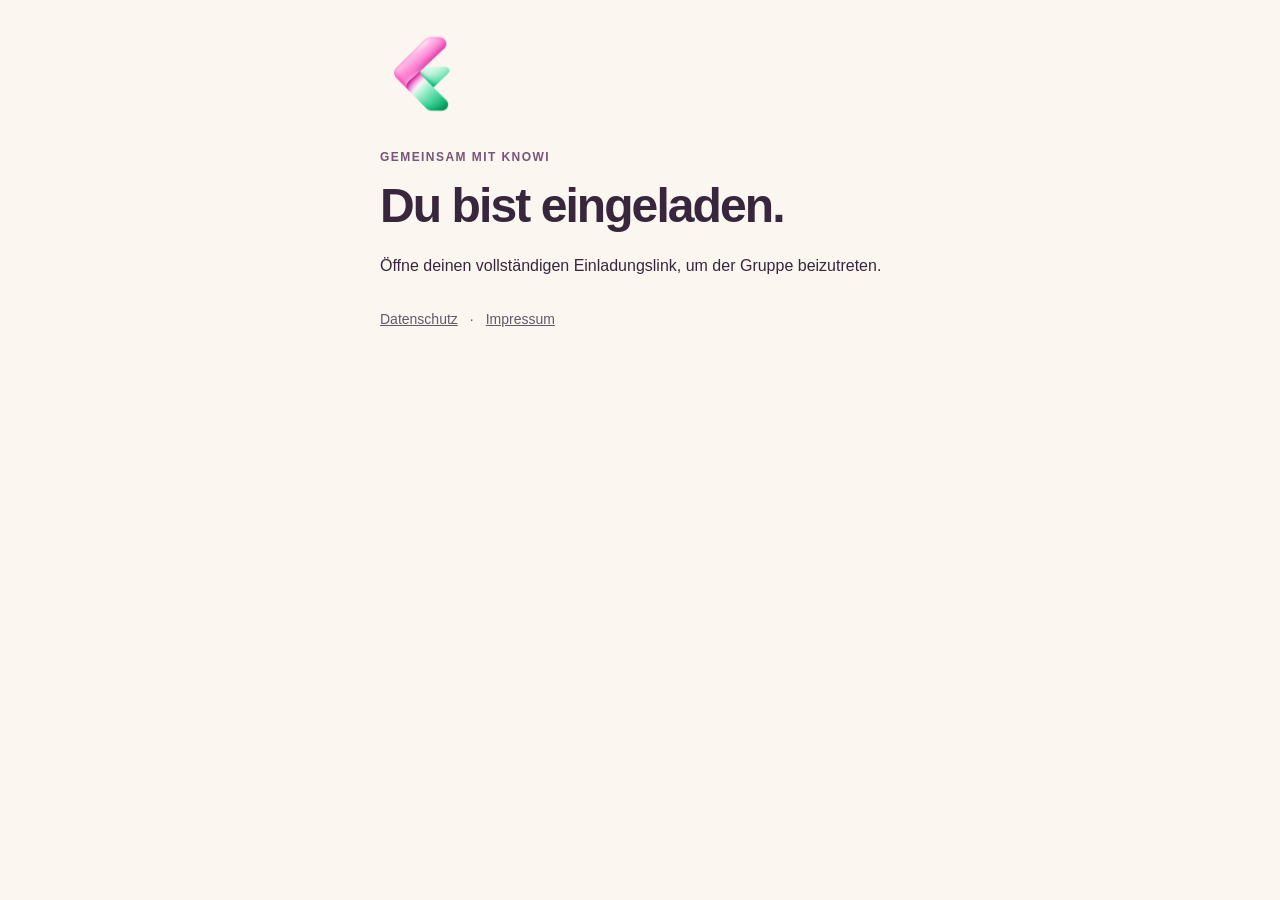
<file: knowi/gruppe/index.html>
<!doctype html>
<html lang="de">
<head>
<meta charset="utf-8"><meta name="viewport" content="width=device-width, initial-scale=1">
<meta name="apple-itunes-app" content="app-id=6817281226">
<meta name="referrer" content="no-referrer"><meta name="robots" content="noindex,nofollow">
<title>Du bist eingeladen · KNOWI</title>
<link rel="canonical" href="https://jm-apps.de/knowi/gruppe/">
<meta name="description" content="Zusammen lernen, spielen, abstimmen und wichteln. Öffne deine persönliche Gruppeneinladung in KNOWI.">
<meta property="og:type" content="website"><meta property="og:title" content="Du bist eingeladen · KNOWI">
<meta property="og:description" content="Zusammen lernen, spielen, abstimmen und wichteln. Mach mit in unserer Gruppe!">
<meta property="og:image" content="https://jm-apps.de/assets/images/knowi-mark.png?v=a5b5402f2ee0">
<meta property="og:url" content="https://jm-apps.de/knowi/gruppe/">
<link rel="stylesheet" href="invitation.css?v=3"><script src="invitation.js?v=3" defer></script>
<link rel="icon" type="image/png" href="/assets/images/knowi-mark.png?v=a5b5402f2ee0"><link rel="apple-touch-icon" href="/assets/images/knowi-touch.png?v=7485c50d25c1"></head>
<body><main>
<img class="brand" src="/assets/images/knowi-mark.png?v=a5b5402f2ee0" alt="KNOWI" width="84" height="84">
<p class="eyebrow">GEMEINSAM MIT KNOWI</p><h1>Du bist eingeladen.</h1>
<p id="status">Öffne deinen vollständigen Einladungslink, um der Gruppe beizutreten.</p>
<section id="invitation" hidden aria-label="Deine Einladung">
<h2 id="group-name"></h2>
<h3>Noch kein KNOWI?</h3>
<p class="next-step">Lade die App herunter und öffne danach <strong>denselben Einladungslink aus WhatsApp erneut.</strong> So kommst du direkt zu deiner Gruppe.</p>
<div class="downloads" aria-label="KNOWI herunterladen">
<a id="apple-store" class="button" href="https://apps.apple.com/de/app/id6817281226">Im App Store laden</a>
<a id="google-store" class="button" href="https://play.google.com/store/apps/details?id=de.jmapps.knowi">Bei Google Play laden</a>
</div>
<details class="help"><summary>Wie funktioniert das Beitreten?</summary>
<p>Öffne in KNOWI „Gemeinsam“ → „Einladungslink einfügen“ und füge die kopierte Einladung ein.</p>
<button id="copy-invite" class="secondary" type="button">Einladung kopieren</button>
<p id="copy-status" role="status" aria-live="polite"></p>
<p class="caption">Gruppenname</p><p id="visible-name"></p><p class="caption">Passwort</p><p id="password"></p>
</details>
</section>
<footer><a href="https://jm-apps.de/privacy/">Datenschutz</a><span>·</span><a href="https://jm-apps.de/imprint/">Impressum</a></footer>
</main></body></html>
</file>
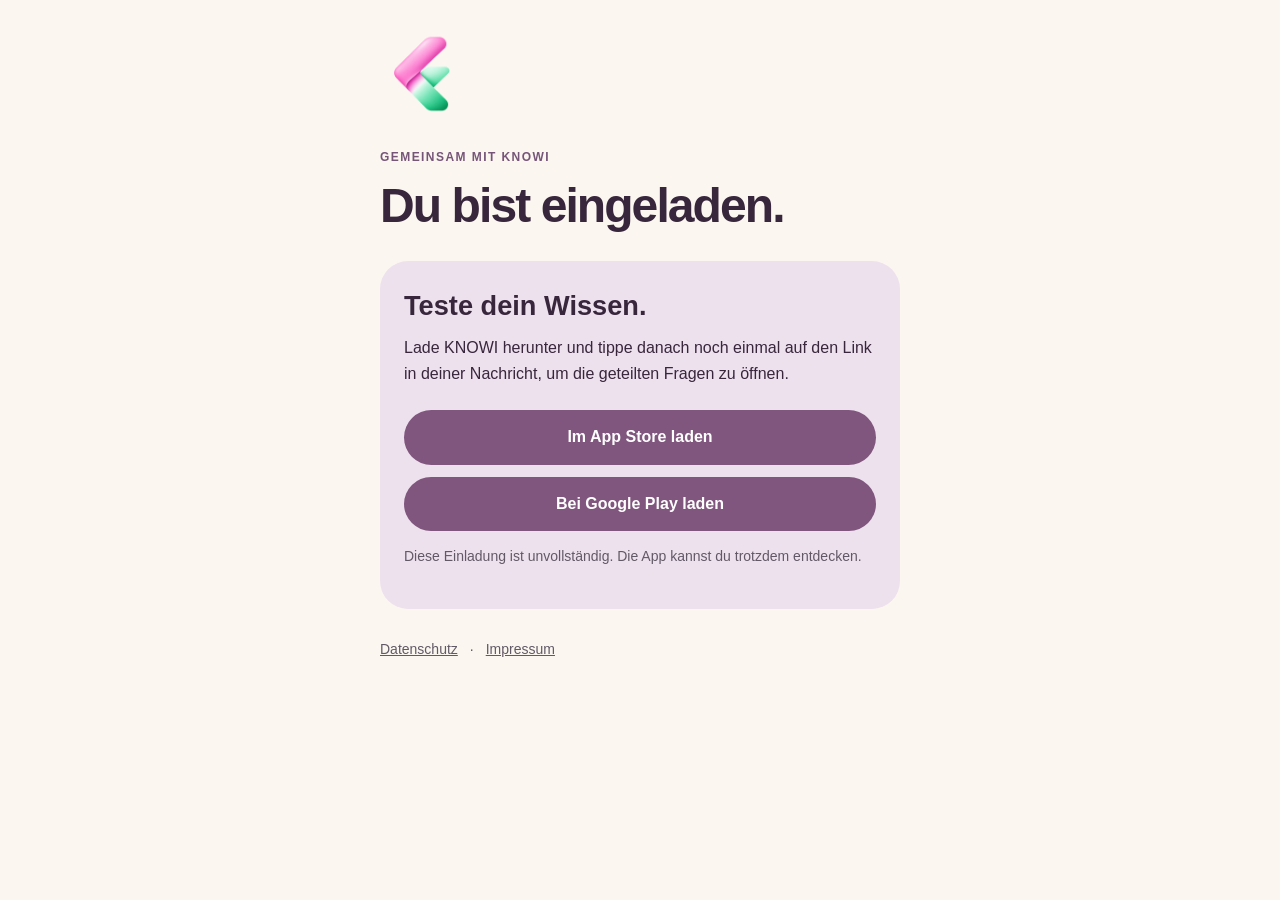
<file: knowi/invite/index.html>
<!doctype html><html lang="de"><head><meta charset="utf-8"><meta name="viewport" content="width=device-width, initial-scale=1"><meta name="referrer" content="no-referrer"><title>Eine Einladung zu KNOWI</title><link rel="canonical" href="https://jm-apps.de/knowi/invite/"><meta name="description" content="Eine persönliche Einladung, öffentliche Fragen mit KNOWI zu entdecken."><meta property="og:title" content="Eine Einladung zu KNOWI"><meta property="og:description" content="Öffne die geteilten Fragen in der App."><meta property="og:url" content="https://jm-apps.de/knowi/invite/"><meta name="robots" content="noindex"><meta name="apple-itunes-app" content="app-id=6817281226"><meta property="og:image" content="https://jm-apps.de/assets/images/knowi-mark.png?v=a5b5402f2ee0"><link rel="stylesheet" href="/knowi/gruppe/invitation.css?v=2"><script src="/assets/js/invitation-downloads.js" defer></script><script src="/assets/js/referral.js" defer></script><link rel="icon" type="image/png" href="/assets/images/knowi-mark.png?v=a5b5402f2ee0"><link rel="apple-touch-icon" href="/assets/images/knowi-touch.png?v=7485c50d25c1"></head><body><main>
<img class="brand" src="/assets/images/knowi-mark.png?v=a5b5402f2ee0" alt="KNOWI" width="84" height="84">
<p class="eyebrow">GEMEINSAM MIT KNOWI</p><h1>Du bist eingeladen.</h1>
<section aria-label="Deine Einladung"><h2>Teste dein Wissen.</h2>
<p class="next-step">Lade KNOWI herunter und tippe danach noch einmal auf den Link in deiner Nachricht, um die geteilten Fragen zu öffnen.</p>
<div class="downloads" aria-label="KNOWI herunterladen">
<a class="button" data-referral-store="ios" href="https://apps.apple.com/de/app/id6817281226">Im App Store laden</a>
<a class="button" data-referral-store="android" href="https://play.google.com/store/apps/details?id=de.jmapps.knowi">Bei Google Play laden</a>
</div><p id="referral-status" class="hint" role="status"></p></section>
<footer><a href="/privacy/">Datenschutz</a><span>·</span><a href="/imprint/">Impressum</a></footer>
</main></body></html>
</file>
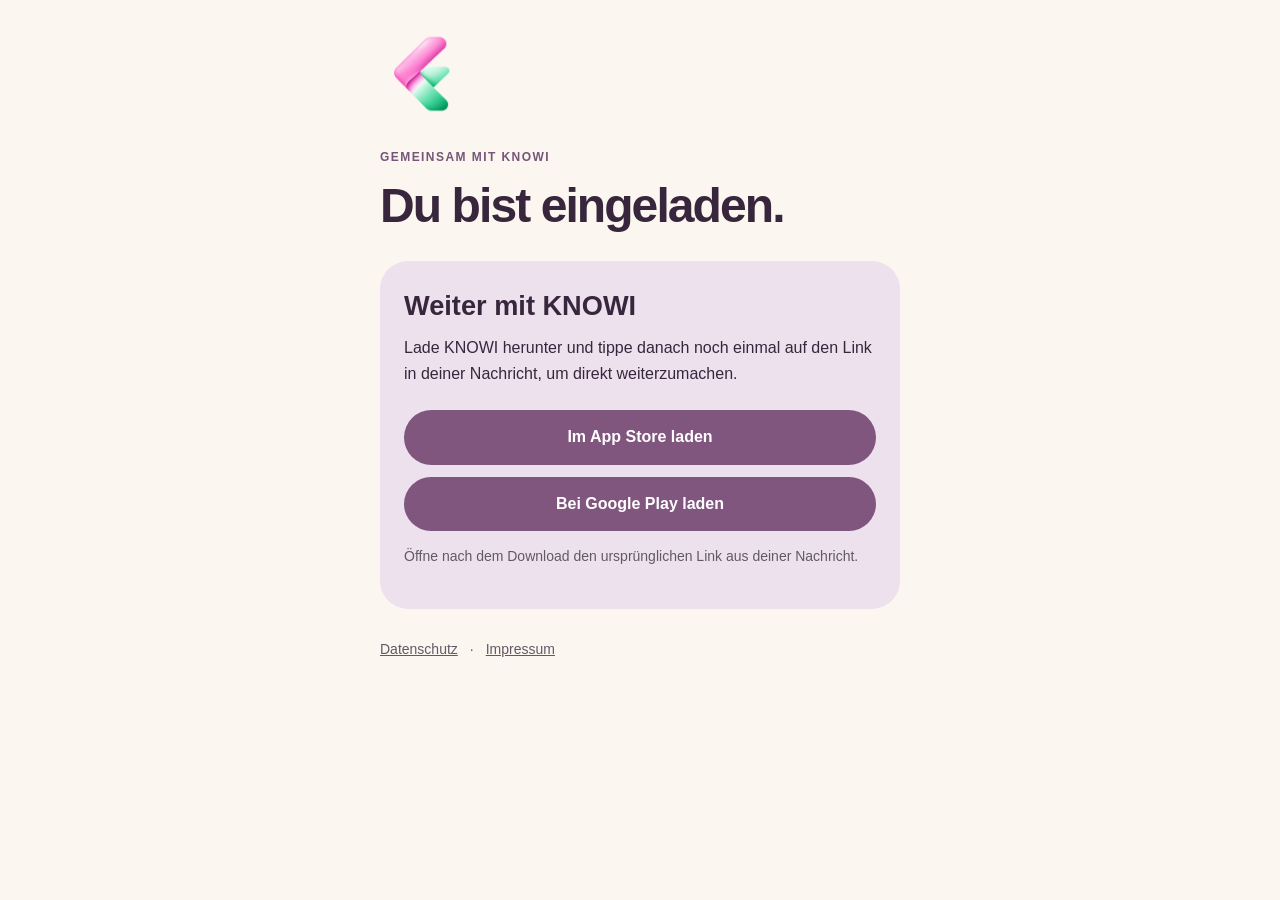
<file: knowi/oeffnen/index.html>
<!doctype html><html lang="de"><head><meta charset="utf-8"><meta name="viewport" content="width=device-width, initial-scale=1"><meta name="referrer" content="no-referrer"><title>Eine Einladung zu KNOWI</title><link rel="canonical" href="https://jm-apps.de/knowi/oeffnen/"><meta name="description" content="Eine persönliche Einladung, öffentliche Fragen mit KNOWI zu entdecken."><meta property="og:title" content="Eine Einladung zu KNOWI"><meta property="og:description" content="Öffne die geteilten Fragen in der App."><meta property="og:url" content="https://jm-apps.de/knowi/oeffnen/"><meta name="robots" content="noindex"><meta name="apple-itunes-app" content="app-id=6817281226"><meta property="og:image" content="https://jm-apps.de/assets/images/knowi-mark.png?v=a5b5402f2ee0"><link rel="stylesheet" href="/knowi/gruppe/invitation.css?v=2"><script src="/assets/js/invitation-downloads.js" defer></script><script src="open.js" defer></script><link rel="icon" type="image/png" href="/assets/images/knowi-mark.png?v=a5b5402f2ee0"><link rel="apple-touch-icon" href="/assets/images/knowi-touch.png?v=7485c50d25c1"></head><body><main>
<img class="brand" src="/assets/images/knowi-mark.png?v=a5b5402f2ee0" alt="KNOWI" width="84" height="84">
<p class="eyebrow">GEMEINSAM MIT KNOWI</p><h1>Du bist eingeladen.</h1>
<section aria-label="Deine Einladung"><h2 id="content-title">Weiter mit KNOWI</h2>
<p class="next-step">Lade KNOWI herunter und tippe danach noch einmal auf den Link in deiner Nachricht, um direkt weiterzumachen.</p>
<div class="downloads" aria-label="KNOWI herunterladen">
<a class="button" data-referral-store="ios" href="https://apps.apple.com/de/app/id6817281226">Im App Store laden</a>
<a class="button" data-referral-store="android" href="https://play.google.com/store/apps/details?id=de.jmapps.knowi">Bei Google Play laden</a>
</div><p id="link-status" class="hint" role="status"></p></section>
<footer><a href="/privacy/">Datenschutz</a><span>·</span><a href="/imprint/">Impressum</a></footer>
</main></body></html>
</file>
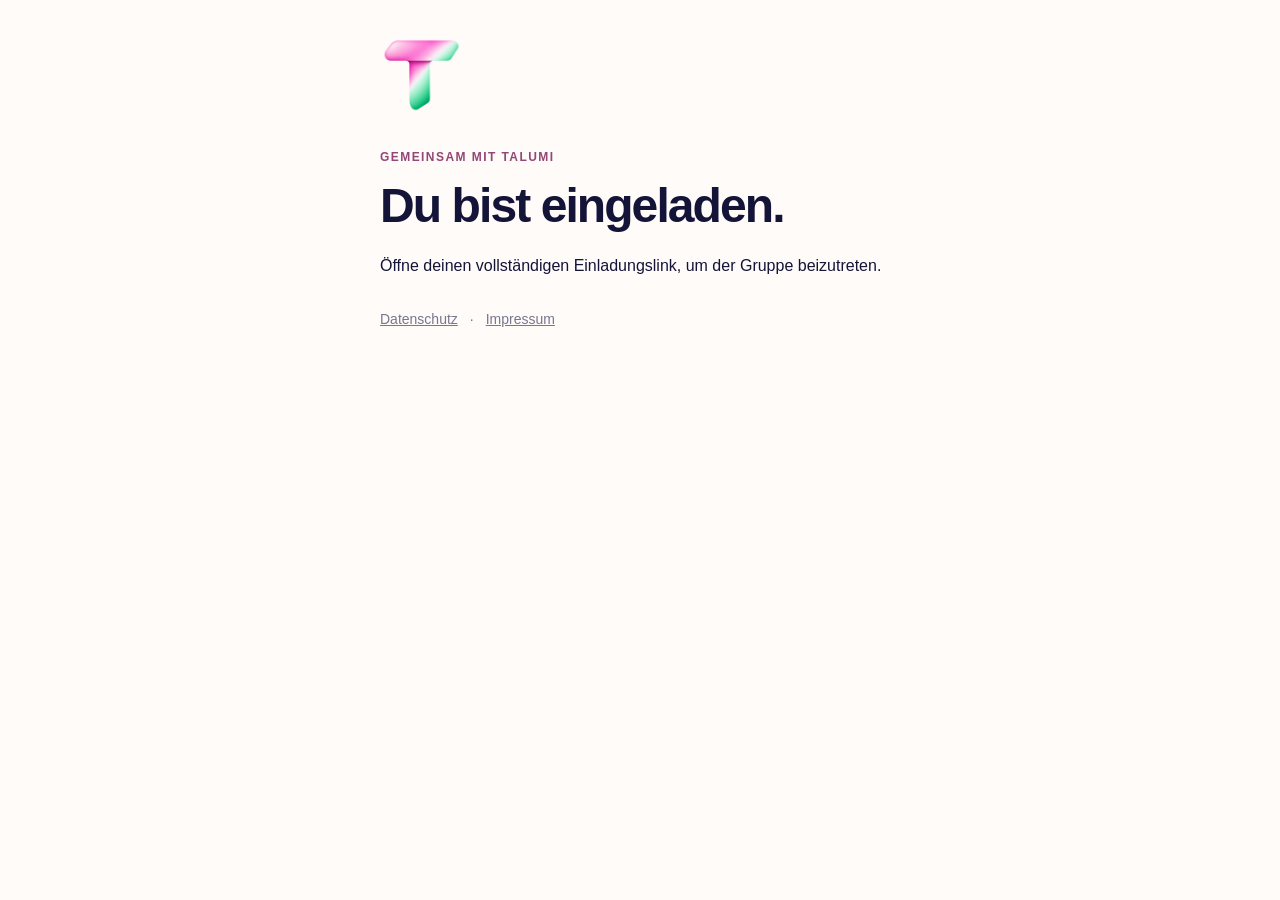
<file: talumi/gruppe/index.html>
<!doctype html>
<html lang="de">
<head>
<meta charset="utf-8"><meta name="viewport" content="width=device-width, initial-scale=1">
<meta name="apple-itunes-app" content="app-id=6817282136">
<meta name="referrer" content="no-referrer"><meta name="robots" content="noindex,nofollow">
<title>Du bist eingeladen · TALUMI</title>
<link rel="canonical" href="https://jm-apps.de/talumi/gruppe/">
<meta name="description" content="Gemeinsam wichteln und Freude schenken. Öffne deine persönliche Gruppeneinladung in TALUMI.">
<meta property="og:type" content="website"><meta property="og:title" content="Du bist eingeladen · TALUMI">
<meta property="og:description" content="Gemeinsam wichteln und Freude schenken. Mach mit in unserer Gruppe!">
<meta property="og:image" content="https://jm-apps.de/assets/images/talumi-mark.png?v=f4c5553830b9">
<meta property="og:url" content="https://jm-apps.de/talumi/gruppe/">
<link rel="icon" href="/assets/images/talumi-mark.png?v=f4c5553830b9" type="image/png">
<meta name="twitter:card" content="summary"><meta name="twitter:title" content="Du bist eingeladen · TALUMI"><meta name="twitter:description" content="Gemeinsam wichteln und Freude schenken."><meta name="twitter:image" content="https://jm-apps.de/assets/images/talumi-mark.png?v=f4c5553830b9">
<meta property="og:image:alt" content="TALUMI"><link rel="stylesheet" href="invitation.css?v=3"><script src="invitation.js?v=3" defer></script>
<link rel="apple-touch-icon" href="/assets/images/talumi-touch.png?v=3aca0177a1cc"></head>
<body><main>
<img class="brand" src="/assets/images/talumi-mark.png?v=f4c5553830b9" alt="TALUMI" width="84" height="84">
<p class="eyebrow">GEMEINSAM MIT TALUMI</p><h1>Du bist eingeladen.</h1>
<p id="status">Öffne deinen vollständigen Einladungslink, um der Gruppe beizutreten.</p>
<section id="invitation" hidden aria-label="Deine Einladung">
<h2 id="group-name"></h2>
<h3>Noch kein TALUMI?</h3>
<p class="next-step">Lade die App herunter und öffne danach <strong>denselben Einladungslink aus WhatsApp erneut.</strong> So kommst du direkt zu deiner Gruppe.</p>
<div class="downloads" aria-label="TALUMI herunterladen">
<a id="apple-store" class="button" href="https://apps.apple.com/de/app/id6817282136">Im App Store laden</a>
<a id="google-store" class="button" href="https://play.google.com/store/apps/details?id=de.jmapps.talumi">Bei Google Play laden</a>
</div>
<details class="help"><summary>Wie funktioniert das Beitreten?</summary>
<p>Öffne in TALUMI „Spielen“ → „Gruppe &amp; Party“ → „Wichteln“ → „Gruppe beitreten“ und füge die kopierte Einladung ein.</p>
<button id="copy-invite" class="secondary" type="button">Einladung kopieren</button>
<p id="copy-status" role="status" aria-live="polite"></p>
<p class="caption">Gruppenname</p><p id="visible-name"></p><p class="caption">Passwort</p><p id="password"></p>
</details>
</section>
<footer><a href="https://jm-apps.de/privacy/">Datenschutz</a><span>·</span><a href="https://jm-apps.de/imprint/">Impressum</a></footer>
</main></body></html>
</file>
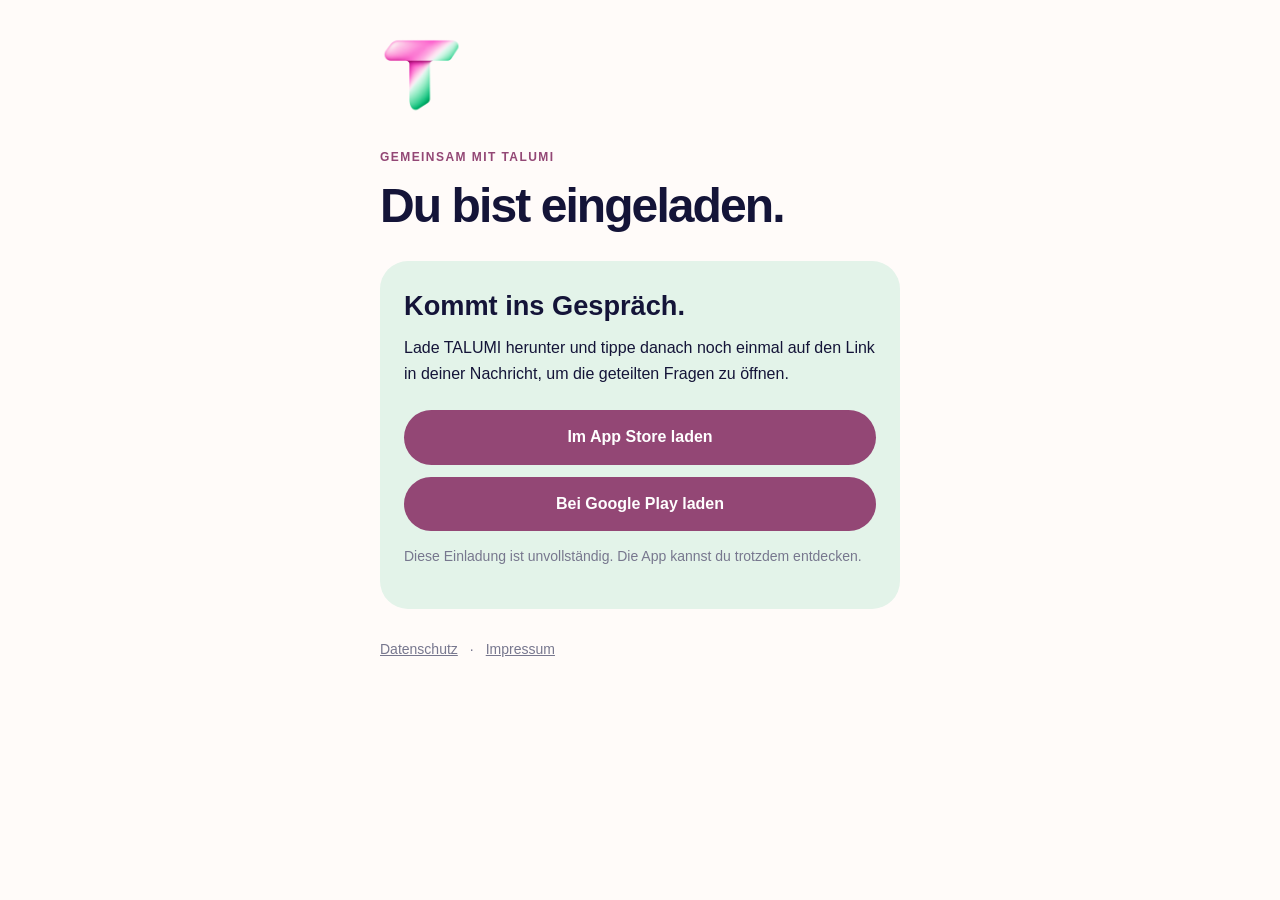
<file: talumi/invite/index.html>
<!doctype html><html lang="de"><head><meta charset="utf-8"><meta name="viewport" content="width=device-width, initial-scale=1"><meta name="referrer" content="no-referrer"><title>Eine Einladung zu TALUMI</title><link rel="canonical" href="https://jm-apps.de/talumi/invite/"><meta name="description" content="Eine persönliche Einladung, öffentliche Fragen mit TALUMI zu entdecken."><meta property="og:title" content="Eine Einladung zu TALUMI"><meta property="og:description" content="Öffne die geteilten Fragen in der App."><meta property="og:url" content="https://jm-apps.de/talumi/invite/"><meta name="robots" content="noindex"><meta name="apple-itunes-app" content="app-id=6817282136"><meta property="og:image" content="https://jm-apps.de/assets/images/talumi-mark.png?v=f4c5553830b9"><link rel="stylesheet" href="/talumi/gruppe/invitation.css?v=2"><script src="/assets/js/invitation-downloads.js" defer></script><script src="/assets/js/referral.js" defer></script><link rel="icon" type="image/png" href="/assets/images/talumi-mark.png?v=f4c5553830b9"><link rel="apple-touch-icon" href="/assets/images/talumi-touch.png?v=3aca0177a1cc"></head><body><main>
<img class="brand" src="/assets/images/talumi-mark.png?v=f4c5553830b9" alt="TALUMI" width="84" height="84">
<p class="eyebrow">GEMEINSAM MIT TALUMI</p><h1>Du bist eingeladen.</h1>
<section aria-label="Deine Einladung"><h2>Kommt ins Gespräch.</h2>
<p class="next-step">Lade TALUMI herunter und tippe danach noch einmal auf den Link in deiner Nachricht, um die geteilten Fragen zu öffnen.</p>
<div class="downloads" aria-label="TALUMI herunterladen">
<a class="button" data-referral-store="ios" href="https://apps.apple.com/de/app/id6817282136">Im App Store laden</a>
<a class="button" data-referral-store="android" href="https://play.google.com/store/apps/details?id=de.jmapps.talumi">Bei Google Play laden</a>
</div><p id="referral-status" class="hint" role="status"></p></section>
<footer><a href="/privacy/">Datenschutz</a><span>·</span><a href="/imprint/">Impressum</a></footer>
</main></body></html>
</file>
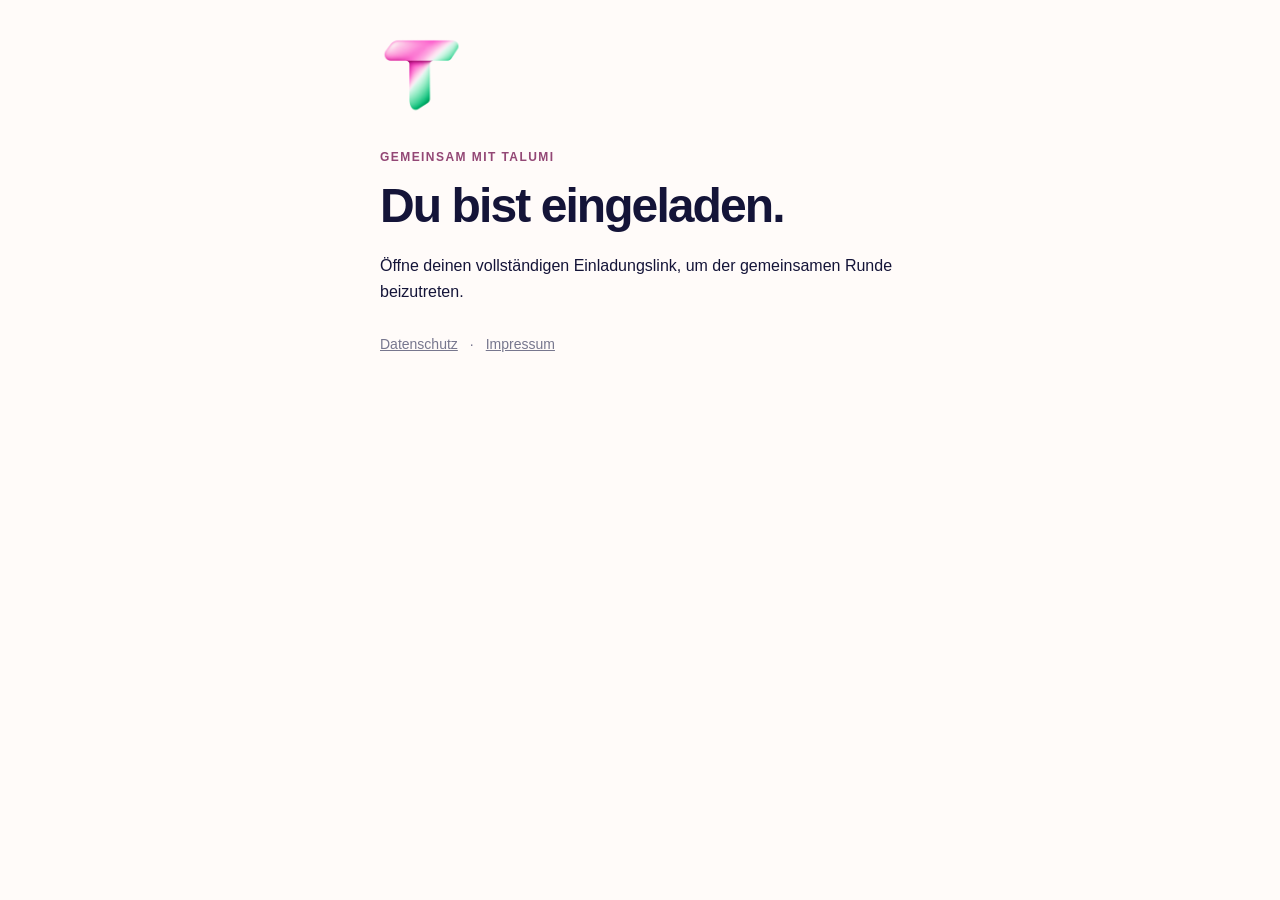
<file: talumi/join/index.html>
<!doctype html>
<html lang="de">
<head>
<meta charset="utf-8"><meta name="viewport" content="width=device-width, initial-scale=1">
<meta name="apple-itunes-app" content="app-id=6817282136">
<meta name="referrer" content="no-referrer"><meta name="robots" content="noindex,nofollow">
<title>Du bist eingeladen · TALUMI</title>
<link rel="canonical" href="https://jm-apps.de/talumi/join/">
<meta name="description" content="Gemeinsam spielen und ins Gespräch kommen. Öffne deine persönliche Einladung zu einer gemeinsamen Runde in TALUMI.">
<meta property="og:type" content="website"><meta property="og:title" content="Du bist eingeladen · TALUMI">
<meta property="og:description" content="Gemeinsam spielen und ins Gespräch kommen. Mach mit in unserer Gruppe!">
<meta property="og:image" content="https://jm-apps.de/assets/images/talumi-mark.png?v=f4c5553830b9">
<meta property="og:url" content="https://jm-apps.de/talumi/join/">
<link rel="icon" href="/assets/images/talumi-mark.png?v=f4c5553830b9" type="image/png">
<meta name="twitter:card" content="summary"><meta name="twitter:title" content="Du bist eingeladen · TALUMI"><meta name="twitter:description" content="Gemeinsam spielen und ins Gespräch kommen."><meta name="twitter:image" content="https://jm-apps.de/assets/images/talumi-mark.png?v=f4c5553830b9">
<meta property="og:image:alt" content="TALUMI"><link rel="stylesheet" href="../gruppe/invitation.css?v=3"><script src="join.js?v=3" defer></script>
<link rel="apple-touch-icon" href="/assets/images/talumi-touch.png?v=3aca0177a1cc"></head>
<body><main>
<img class="brand" src="/assets/images/talumi-mark.png?v=f4c5553830b9" alt="TALUMI" width="84" height="84">
<p class="eyebrow">GEMEINSAM MIT TALUMI</p><h1>Du bist eingeladen.</h1>
<p id="status">Öffne deinen vollständigen Einladungslink, um der gemeinsamen Runde beizutreten.</p>
<section id="invitation" hidden aria-label="Deine Einladung">
<h2>Eure gemeinsame Runde</h2>
<h3>Noch kein TALUMI?</h3>
<p class="next-step">Lade die App herunter und öffne danach <strong>denselben Einladungslink aus WhatsApp erneut.</strong> So kommst du direkt zu deiner gemeinsamen Runde.</p>
<div class="downloads" aria-label="TALUMI herunterladen">
<a id="apple-store" class="button" href="https://apps.apple.com/de/app/id6817282136">Im App Store laden</a>
<a id="google-store" class="button" href="https://play.google.com/store/apps/details?id=de.jmapps.talumi">Bei Google Play laden</a>
</div>
<details class="help"><summary>Wie funktioniert das Beitreten?</summary>
<p>Öffne in TALUMI auf der Startseite „Gemeinsamer Runde beitreten“ und füge den Code ein.</p>
<p class="caption">Einladungscode</p><p id="round-code" class="code"></p>
<button id="copy-invite" class="secondary" type="button">Einladungscode kopieren</button>
<p id="copy-status" role="status" aria-live="polite"></p>
</details>
</section>
<footer><a href="https://jm-apps.de/privacy/">Datenschutz</a><span>·</span><a href="https://jm-apps.de/imprint/">Impressum</a></footer>
</main></body></html>
</file>
<file: assets/css/styles.css>
:root {
  --cream: #f7f2e9;
  --paper: #fffdf8;
  --plum: #34252f;
  --plum-soft: #654f60;
  --mauve: #b8879d;
  --mauve-light: #ead9e1;
  --sage: #8fa58d;
  --sage-light: #dce6d8;
  --yellow: #e2bd67;
  --line: rgba(52, 37, 47, 0.14);
  --shadow: 0 20px 55px rgba(52, 37, 47, 0.09);
  --radius: 2rem;
  --max: 72rem;
}

* { box-sizing: border-box; }
html { scroll-behavior: smooth; }
body {
  margin: 0;
  color: var(--plum);
  background: var(--cream);
  font-family: ui-rounded, "SF Pro Rounded", "Segoe UI", system-ui, sans-serif;
  font-size: 1rem;
  line-height: 1.65;
  -webkit-font-smoothing: antialiased;
}
img { display: block; max-width: 100%; height: auto; }
a, button { touch-action: manipulation; }
h1, h2, h3, p, li { overflow-wrap: anywhere; }
/* Grid/flex children must be allowed to shrink around long legal links. */
.product-layout > *, .content-grid > *, .app-grid > * { min-width: 0; }
a { color: inherit; }
a:focus-visible, button:focus-visible { outline: 3px solid var(--yellow); outline-offset: 4px; }
.skip-link { position: fixed; z-index: 20; top: .75rem; left: .75rem; padding: .6rem 1rem; border-radius: 999px; background: var(--plum); color: white; transform: translateY(-200%); }
.skip-link:focus { transform: none; }
.shell { width: min(calc(100% - 2.5rem), var(--max)); margin-inline: auto; }

.site-header { position: relative; z-index: 10; border-bottom: 1px solid transparent; }
.nav { min-height: 5rem; display: flex; flex-wrap: wrap; align-items: center; justify-content: space-between; gap: 2rem; }
.brand { min-height: 2.75rem; display: inline-flex; align-items: center; gap: .7rem; font-weight: 800; font-size: 1.15rem; text-decoration: none; letter-spacing: -.02em; }
.brand-mark { width: 1.85rem; aspect-ratio: 1; display: grid; place-items: center; border-radius: .65rem .65rem .65rem .2rem; color: var(--paper); background: var(--plum); font-size: .63rem; letter-spacing: -.04em; }
.nav-links { display: flex; flex-wrap: wrap; justify-content: flex-end; align-items: center; gap: 1.8rem; list-style: none; margin: 0; padding: 0; }
.nav-links a { min-height: 2.75rem; display: inline-flex; align-items: center; color: var(--plum-soft); font-size: .93rem; font-weight: 650; text-decoration: none; }
.nav-links a:hover, .nav-links a[aria-current="page"] { color: var(--plum); }
.menu-button { min-width: 2.75rem; min-height: 2.75rem; display: none; padding: .5rem; border: 0; background: transparent; color: var(--plum); font: inherit; font-weight: 700; cursor: pointer; }

main { overflow: hidden; }
.hero { position: relative; min-height: 34rem; display: grid; align-items: center; padding: 5.5rem 0 7rem; }
.hero::before, .hero::after { content: ""; position: absolute; border-radius: 999px; filter: blur(1px); pointer-events: none; }
.hero::before { width: 25rem; height: 25rem; right: -9rem; top: 1rem; background: var(--mauve-light); opacity: .72; }
.hero::after { width: 14rem; height: 14rem; right: 16%; bottom: -4rem; background: var(--sage-light); opacity: .85; }
.eyebrow { margin: 0 0 .8rem; color: var(--plum-soft); font-size: .78rem; font-weight: 800; letter-spacing: .16em; text-transform: uppercase; }
h1, h2, h3 { margin-top: 0; line-height: 1.08; letter-spacing: -.045em; }
h1 { max-width: 13ch; margin-bottom: 1.25rem; font-size: clamp(3.1rem, 8vw, 6.7rem); }
h2 { font-size: clamp(2rem, 4.5vw, 3.6rem); }
h3 { font-size: 1.45rem; }
p { margin-top: 0; }
.hero-copy { position: relative; z-index: 1; max-width: 49rem; }
.hero .lead { max-width: 39rem; color: var(--plum-soft); font-size: clamp(1.15rem, 2.4vw, 1.45rem); }
.section { padding: 6.5rem 0; }
.section-heading { display: flex; justify-content: space-between; align-items: end; gap: 2rem; margin-bottom: 2.4rem; }
.section-heading h2 { margin-bottom: 0; }
.section-heading p { max-width: 32rem; margin-bottom: .35rem; color: var(--plum-soft); }

.app-grid { display: grid; grid-template-columns: repeat(auto-fit, minmax(min(100%, 28rem), 1fr)); gap: 1.4rem; }
.app-card { position: relative; min-height: 31rem; display: flex; flex-direction: column; padding: clamp(1.6rem, 4vw, 2.7rem); overflow: hidden; border: 1px solid var(--line); border-radius: var(--radius); background: var(--paper); box-shadow: var(--shadow); }
.app-card--knowi { background: linear-gradient(145deg, var(--paper) 46%, var(--sage-light)); }
.app-card--talumi { background: linear-gradient(145deg, var(--paper) 42%, #f3e4bd); }
.app-art { height: 13rem; display: grid; place-items: center; margin: -.7rem 0 1rem; }
.app-art img { width: min(100%, 12.5rem); height: auto; object-fit: contain; filter: drop-shadow(0 12px 20px rgba(52,37,47,.12)); }
.app-card .kicker { margin-bottom: .3rem; color: var(--plum-soft); font-weight: 750; }
.app-card h3 { margin-bottom: .75rem; font-size: 2.5rem; }
.app-card p { max-width: 30rem; color: var(--plum-soft); }
.app-card .button { margin-top: auto; align-self: flex-start; }
.button { display: inline-flex; align-items: center; justify-content: center; gap: .5rem; min-height: 3rem; padding: .7rem 1.15rem; border: 1px solid var(--plum); border-radius: 999px; background: var(--plum); color: white; font-weight: 750; text-decoration: none; transition: transform .18s ease, box-shadow .18s ease; }
.button:hover { transform: translateY(-2px); box-shadow: 0 8px 20px rgba(52,37,47,.18); }
.button.secondary { background: transparent; color: var(--plum); }
.button.disabled { border-color: var(--line); background: rgba(255,255,255,.55); color: var(--plum-soft); cursor: default; }
.button.disabled:hover { transform: none; box-shadow: none; }

.future { padding: 0 0 7rem; }
.future-card { padding: 2.5rem; border: 1px solid var(--line); border-radius: var(--radius); background: rgba(255,255,255,.38); }
.future-card h2 { margin-bottom: .6rem; font-size: clamp(1.7rem, 3vw, 2.4rem); }
.future-card p { margin: 0; color: var(--plum-soft); }

.product-hero { padding: 4.5rem 0 5.5rem; }
.product-layout { display: grid; grid-template-columns: 1.2fr .8fr; gap: 4rem; align-items: center; }
.product-hero h1 { font-size: clamp(3.6rem, 8vw, 6.8rem); }
.product-hero .tagline { font-size: 1.2rem; font-weight: 750; }
.product-hero .lead { max-width: 43rem; color: var(--plum-soft); font-size: 1.2rem; }
.product-mark { width: min(100%, 25rem); height: auto; object-fit: contain; justify-self: center; filter: drop-shadow(0 24px 35px rgba(52,37,47,.14)); }
.store-row { display: flex; flex-wrap: wrap; gap: .7rem; margin-top: 1.7rem; }
.feature-section { background: rgba(255,255,255,.38); }
.feature-grid { display: grid; grid-template-columns: repeat(3, 1fr); gap: 1rem; }
.feature-card { min-height: 11rem; padding: 1.5rem; border: 1px solid var(--line); border-radius: 1.35rem; background: var(--paper); }
.feature-card::before { content: ""; display: block; width: 2rem; height: .35rem; margin-bottom: 1.3rem; border-radius: 1rem; background: var(--sage); }
.feature-card:nth-child(2n)::before { background: var(--mauve); }
.feature-card:nth-child(3n)::before { background: var(--yellow); }
.feature-card h3 { margin-bottom: .6rem; }
.feature-card p { margin-bottom: 0; color: var(--plum-soft); font-size: .96rem; }

.page-hero { padding: 4.5rem 0 3.5rem; }
.page-hero h1 { font-size: clamp(2.8rem, 7vw, 5.2rem); }
.page-hero .lead { max-width: 46rem; color: var(--plum-soft); font-size: 1.2rem; }
.content-grid { display: grid; grid-template-columns: repeat(2, 1fr); gap: 1rem; padding-bottom: 6rem; }
.info-card { padding: 1.7rem; border: 1px solid var(--line); border-radius: 1.4rem; background: var(--paper); }
.info-card h2 { margin-bottom: .7rem; font-size: 1.6rem; }
.info-card p:last-child { margin-bottom: 0; }
.notice { padding: 1.4rem 1.6rem; border: 1px solid rgba(180,132,80,.32); border-radius: 1rem; background: #f8eccc; }
.legal-content { max-width: 52rem; padding-bottom: 6rem; }
.legal-content section { padding: 2rem 0; border-top: 1px solid var(--line); }
.legal-content h2 { font-size: 1.7rem; }
.legal-content h3 { margin-top: 1.6rem; margin-bottom: .45rem; font-size: 1.08rem; letter-spacing: -.02em; }
.legal-content p, .legal-content li { color: var(--plum-soft); }
.legal-content a, .page-hero a { text-decoration-thickness: .08em; text-underline-offset: .18em; }
.contact-details { color: var(--plum-soft); font-style: normal; }
.placeholder-list { padding: 0; list-style: none; }
.placeholder-list li { margin: .65rem 0; padding: .85rem 1rem; border: 1px dashed var(--mauve); border-radius: .8rem; background: var(--paper); }

.site-footer { border-top: 1px solid var(--line); }
.footer-inner { min-height: 9rem; display: flex; align-items: center; justify-content: space-between; gap: 2rem; }
.footer-meta { color: var(--plum-soft); font-size: .9rem; }
.footer-links { display: flex; flex-wrap: wrap; gap: 1.25rem; list-style: none; margin: 0; padding: 0; }
.footer-links a { display: inline-flex; align-items: center; min-height: 2.75rem; color: var(--plum-soft); font-size: .9rem; text-decoration: none; }
.footer-links a:hover { color: var(--plum); }

@media (max-width: 760px) {
  .shell { width: min(calc(100% - 1.5rem), var(--max)); }
  .nav { min-height: 4.5rem; gap: .5rem; }
  .menu-button { display: block; }
  .nav-links { position: absolute; top: 4rem; left: .75rem; right: .75rem; display: none; flex-direction: column; align-items: stretch; gap: 0; padding: .6rem; border: 1px solid var(--line); border-radius: 1rem; background: var(--paper); box-shadow: var(--shadow); }
  .nav-links.open { display: flex; }
  .nav-links a { display: flex; min-height: 3rem; padding: .75rem; }
  .hero { min-height: 31rem; padding: 3.5rem 0 5rem; }
  .hero::before { width: 18rem; height: 18rem; right: -9rem; }
  .hero::after { width: 10rem; height: 10rem; right: 5%; }
  .section { padding: 4.5rem 0; }
  .section-heading { display: block; }
  .section-heading h2 { margin-bottom: .8rem; }
  .app-grid, .product-layout, .content-grid { grid-template-columns: 1fr; }
  .app-card { min-height: 28rem; }
  .product-layout { gap: 1.5rem; }
  .product-hero { padding: 2.5rem 0 3.5rem; }
  .product-mark { width: min(100%, 15rem); }
  .feature-grid { grid-template-columns: 1fr 1fr; }
  .footer-inner { padding: 2rem 0; flex-direction: column; align-items: flex-start; }
}

@media (max-width: 480px) {
  h1 { font-size: clamp(2.65rem, 15vw, 4rem); }
  .hero { min-height: 27rem; }
  .app-card { padding: 1.4rem; border-radius: 1.5rem; }
  .feature-grid { grid-template-columns: 1fr; }
  .app-art { height: 11rem; }
  .app-art img { width: min(100%, 10.5rem); height: auto; }
}

@media (max-width: 340px) {
  .shell { width: min(calc(100% - 1.1rem), var(--max)); }
  .product-hero h1, .page-hero h1 { font-size: 2.55rem; }
  .button { width: 100%; }
}

@media (prefers-reduced-motion: reduce) {
  html { scroll-behavior: auto; }
  *, *::before, *::after { transition-duration: .01ms !important; animation-duration: .01ms !important; }
}
</file>
<file: knowi/gruppe/invitation.css>
:root { color-scheme: light; font-family: -apple-system, BlinkMacSystemFont, "Segoe UI", sans-serif; color: #38263c; background: #fbf7f0; }
* { box-sizing: border-box; } body { margin: 0; padding: 32px 20px; } main { max-width: 520px; margin: 0 auto; }
.brand { border-radius: 24px; object-fit: contain; }.eyebrow { color: #775579; font-size: .75rem; font-weight: 700; letter-spacing: .12em; margin-top: 28px; }
h1 { font-size: clamp(2rem, 8vw, 3rem); line-height: 1.12; letter-spacing: -.04em; margin: 12px 0 20px; } h2 { font-size: 1.7rem; line-height: 1.25; margin: 0 0 12px; overflow-wrap: anywhere; }
p { line-height: 1.6; } section { background: #eee1ee; border-radius: 28px; padding: 28px 24px; margin: 28px 0; }
.button, button { display: block; width: 100%; text-align: center; border: 0; border-radius: 28px; padding: 16px 20px; font: inherit; font-weight: 650; line-height: 1.4; cursor: pointer; text-decoration: none; margin-top: 16px; }
.button { background: #80567f; color: white; }.secondary { background: transparent; color: #38263c; border: 1px solid #a38aa3; } :focus-visible { outline: 3px solid #496843; outline-offset: 4px; }
.hint, footer { font-size: .875rem; color: #625966; }footer { display: flex; gap: 12px; flex-wrap: wrap; margin-top: 32px; } a { color: inherit; } details { margin-top: 20px; } summary { cursor: pointer; padding: 12px 0; }.caption { font-size: .8rem; margin-bottom: 0; }
#password, #visible-name { white-space: pre-wrap; overflow-wrap: anywhere; margin-top: 4px; } [hidden] { display: none !important; }

.next-step { margin: 0 0 24px; }
.downloads { display: grid; gap: 12px; }
.downloads .button { margin: 0; }
.help { border-top: 1px solid currentColor; margin-top: 24px; padding-top: 4px; }
.help summary { font-weight: 650; min-height: 48px; }
.code { font-size: 1.5rem; font-weight: 700; letter-spacing: .12em; }
[role="status"]:empty { display: none; }
@media (max-width: 360px) { body { padding: 24px 16px; } section { padding: 24px 20px; } }
h1, .button, button, summary, p { overflow-wrap: anywhere; }

h3 { font-size: 1.25rem; margin: 24px 0 8px; }
.next-step strong { font-weight: 750; }
</file>
<file: talumi/gruppe/invitation.css>
:root { color-scheme: light; font-family: -apple-system, BlinkMacSystemFont, "Segoe UI", sans-serif; color: #141438; background: #fffbf9; }
* { box-sizing: border-box; } body { margin: 0; padding: 32px 20px; } main { max-width: 520px; margin: 0 auto; }
.brand { border-radius: 24px; object-fit: contain; }.eyebrow { color: #934775; font-size: .75rem; font-weight: 700; letter-spacing: .12em; margin-top: 28px; }
h1 { font-size: clamp(2rem, 8vw, 3rem); line-height: 1.12; letter-spacing: -.04em; margin: 12px 0 20px; } h2 { font-size: 1.7rem; line-height: 1.25; margin: 0 0 12px; overflow-wrap: anywhere; }
p { line-height: 1.6; } section { background: #e3f3e9; border-radius: 28px; padding: 28px 24px; margin: 28px 0; }
.button, button { display: block; width: 100%; text-align: center; border: 0; border-radius: 28px; padding: 16px 20px; font: inherit; font-weight: 650; line-height: 1.4; cursor: pointer; text-decoration: none; margin-top: 16px; }
.button { background: #934775; color: white; }.secondary { background: transparent; color: #141438; border: 1px solid #fbe1ed; } :focus-visible { outline: 3px solid #49695b; outline-offset: 4px; }
.hint, footer { font-size: .875rem; color: #77778e; }footer { display: flex; gap: 12px; flex-wrap: wrap; margin-top: 32px; } a { color: inherit; } details { margin-top: 20px; } summary { cursor: pointer; padding: 12px 0; }.caption { font-size: .8rem; margin-bottom: 0; }
#password, #visible-name { white-space: pre-wrap; overflow-wrap: anywhere; margin-top: 4px; } [hidden] { display: none !important; }

.next-step { margin: 0 0 24px; }
.downloads { display: grid; gap: 12px; }
.downloads .button { margin: 0; }
.help { border-top: 1px solid currentColor; margin-top: 24px; padding-top: 4px; }
.help summary { font-weight: 650; min-height: 48px; }
.code { font-size: 1.5rem; font-weight: 700; letter-spacing: .12em; }
[role="status"]:empty { display: none; }
@media (max-width: 360px) { body { padding: 24px 16px; } section { padding: 24px 20px; } }
h1, .button, button, summary, p { overflow-wrap: anywhere; }

h3 { font-size: 1.25rem; margin: 24px 0 8px; }
.next-step strong { font-weight: 750; }
</file>
